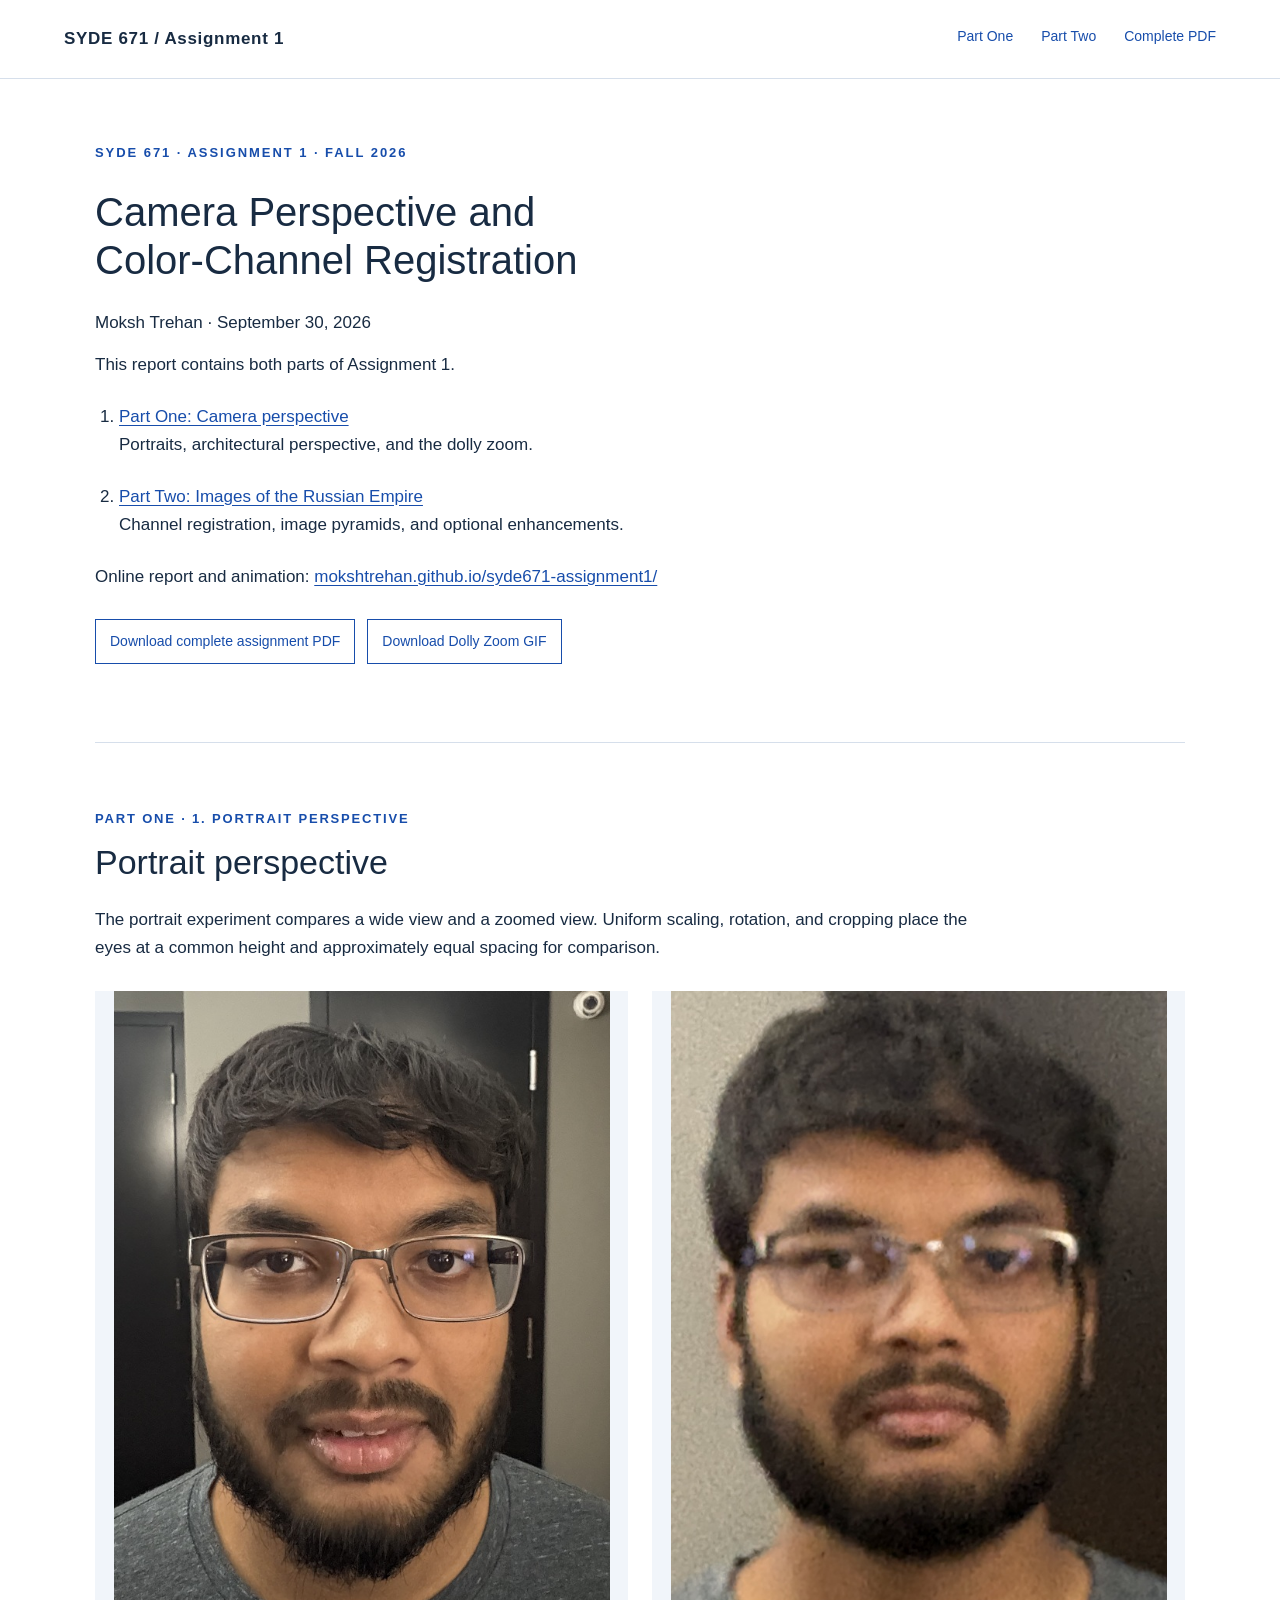
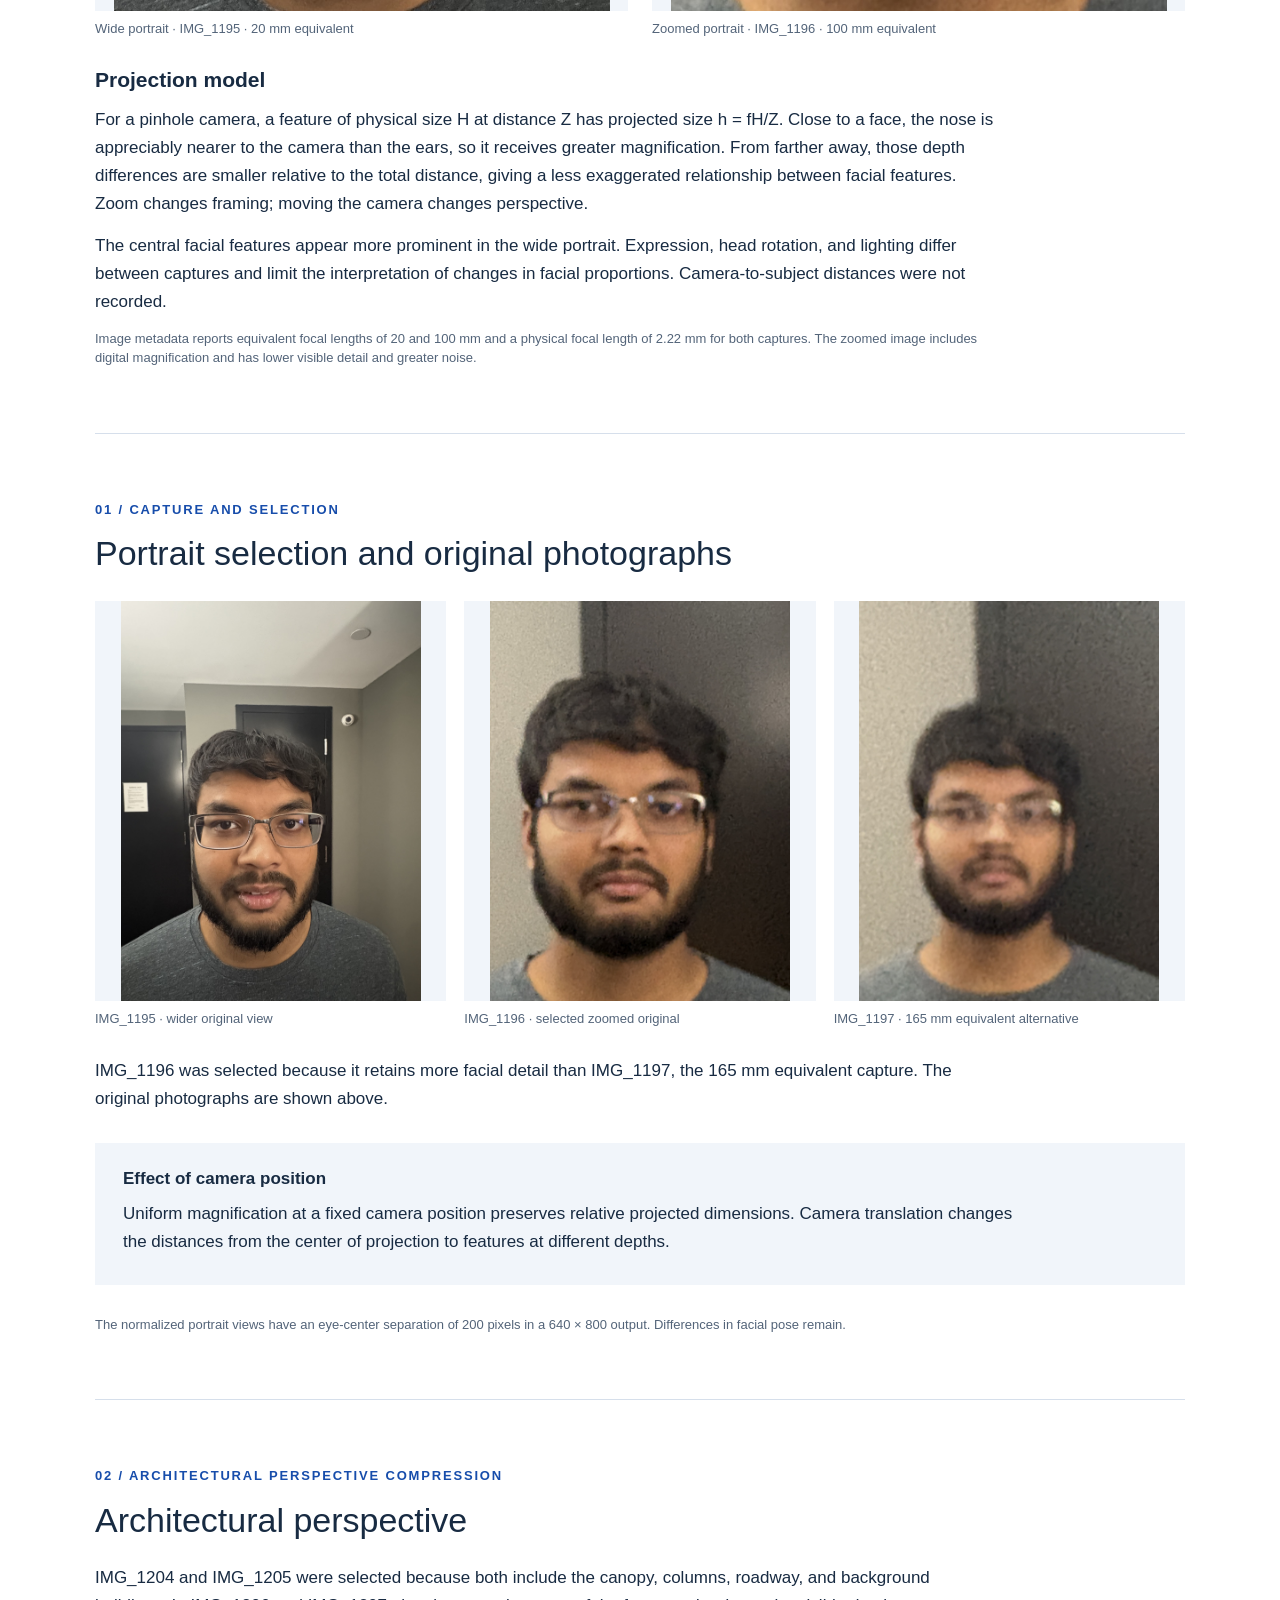
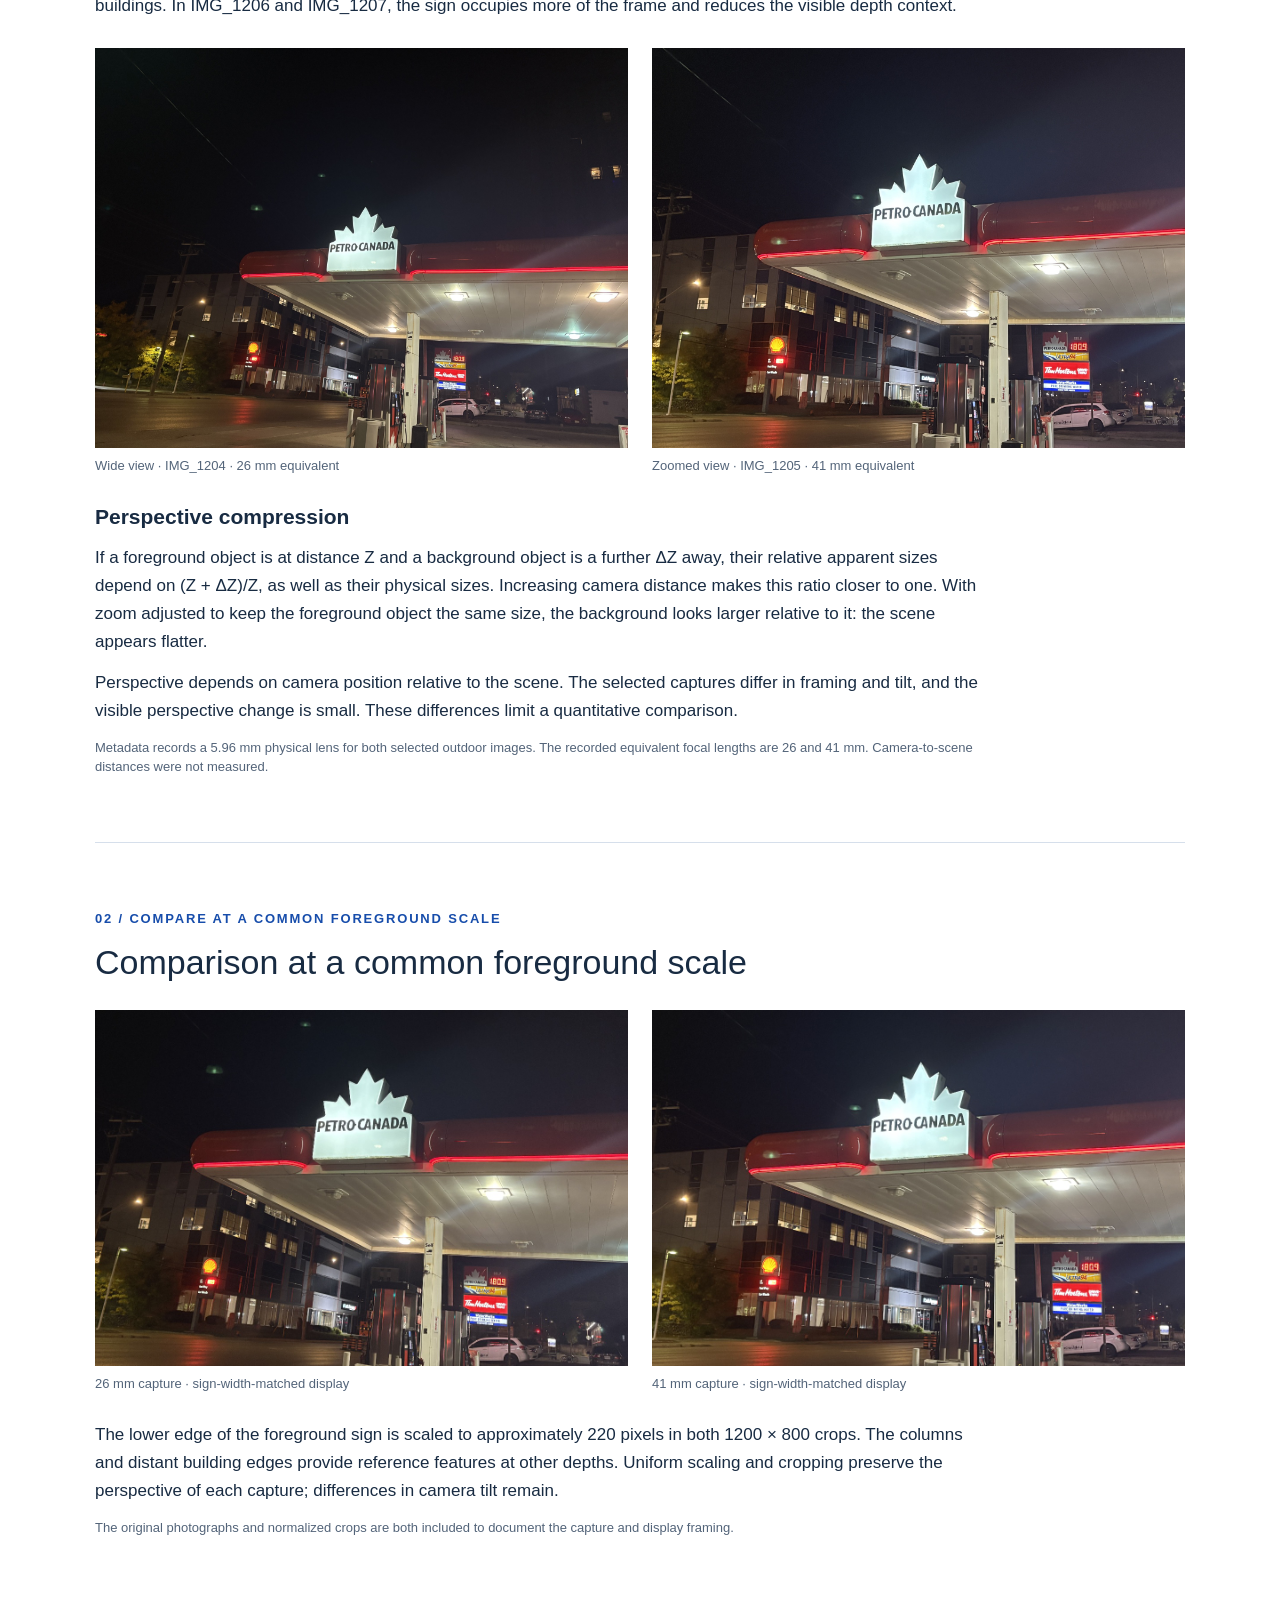
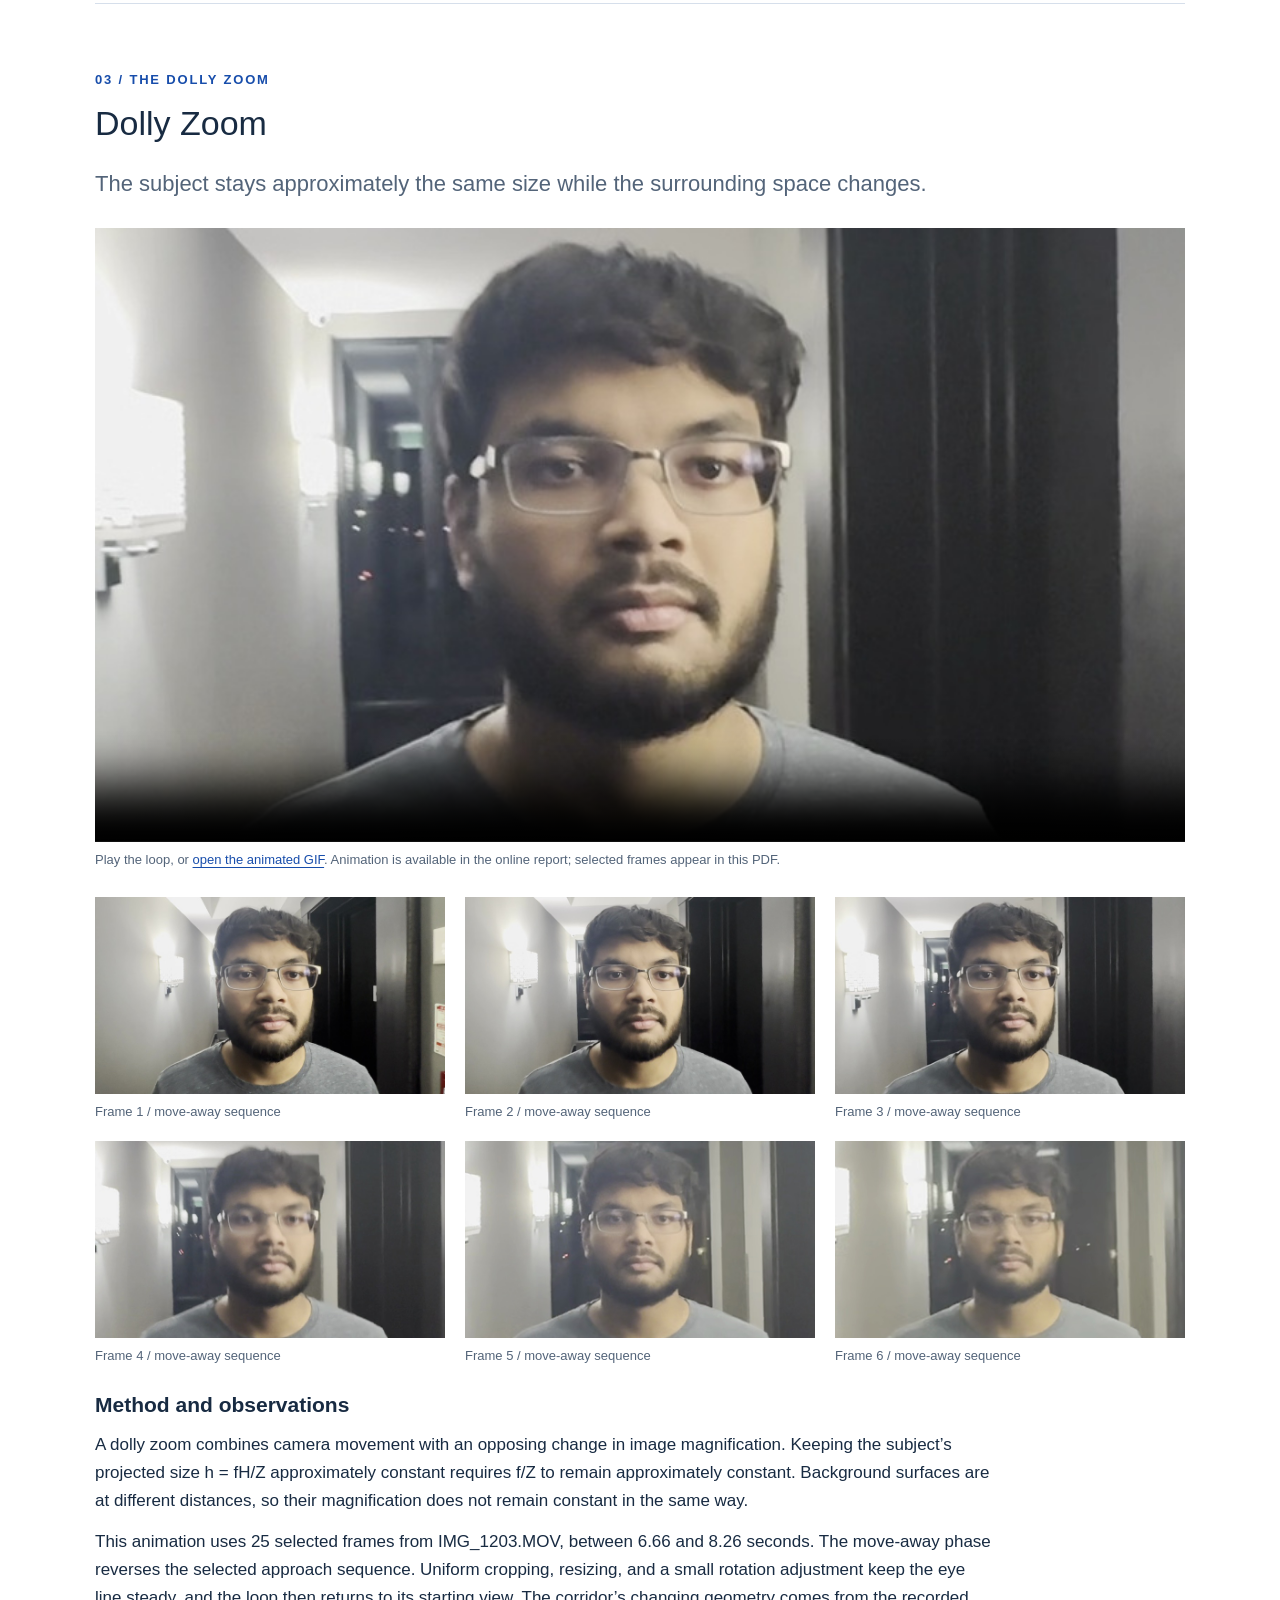
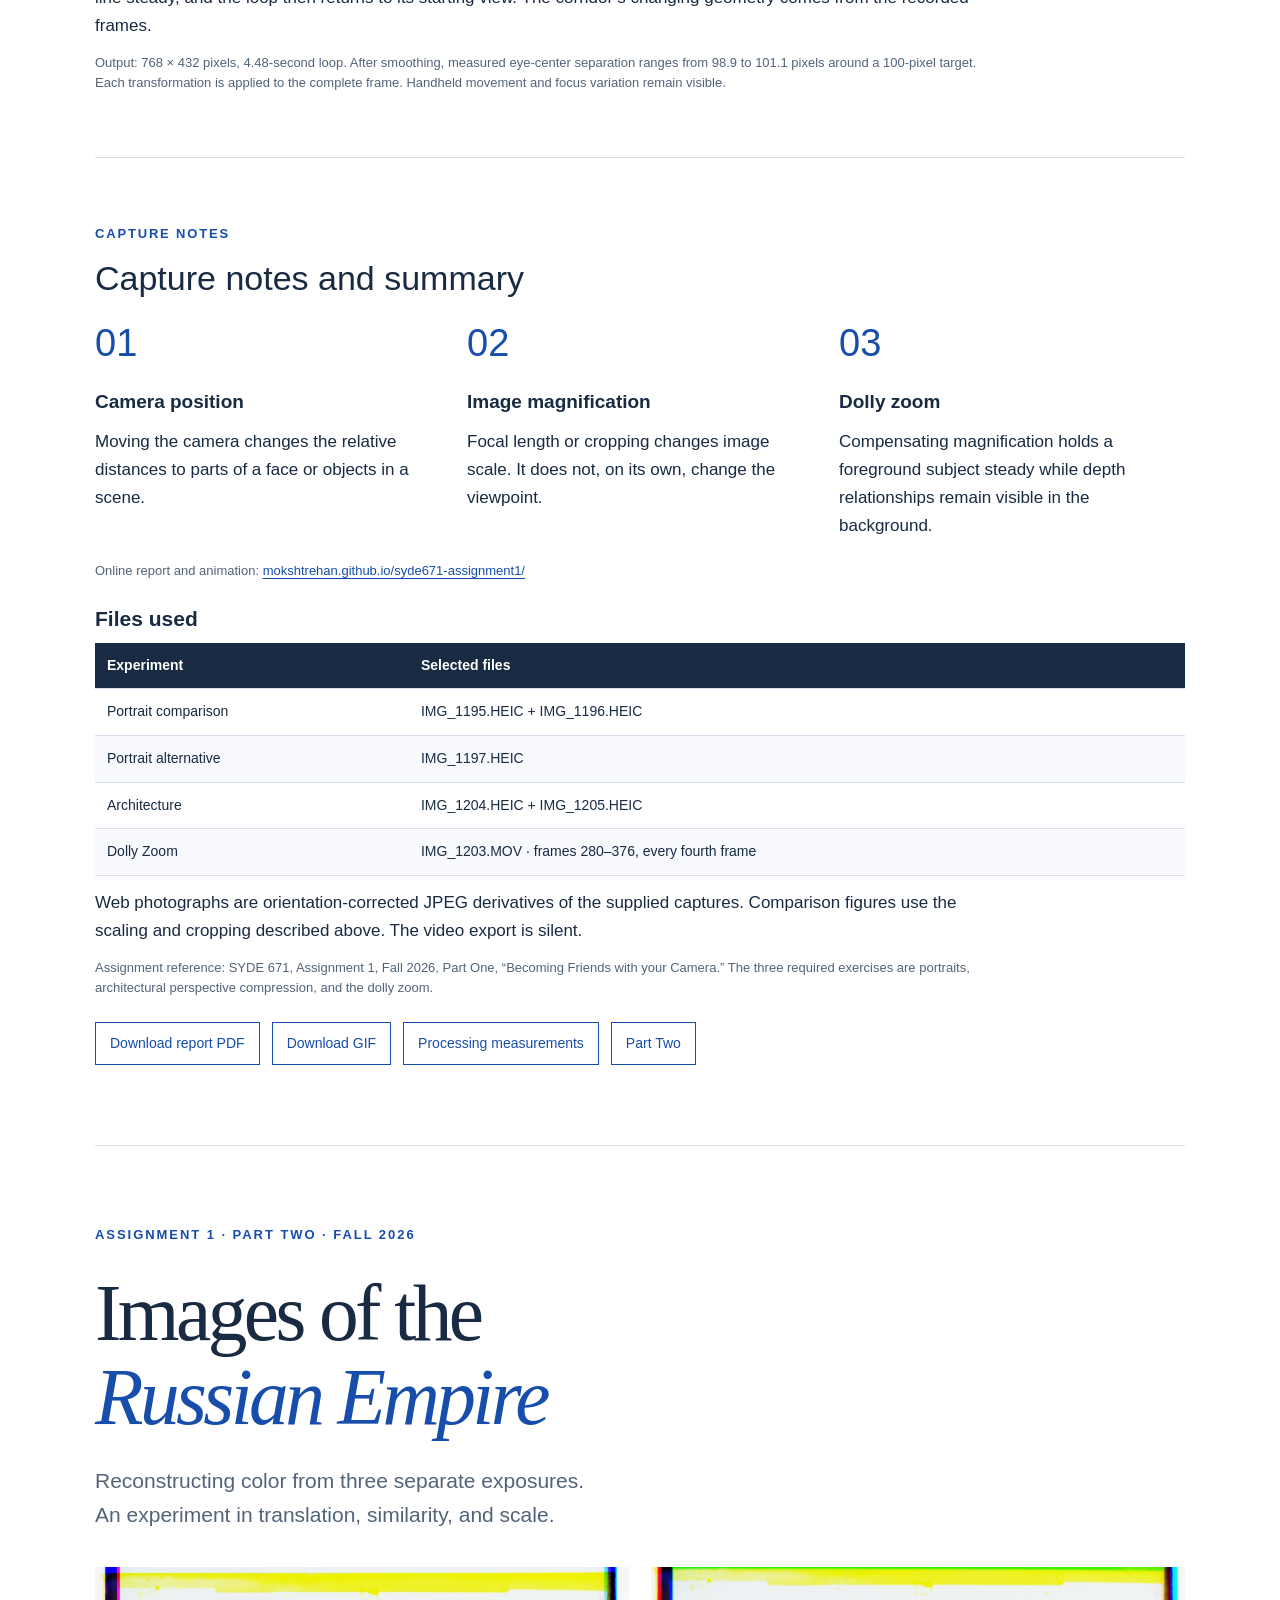
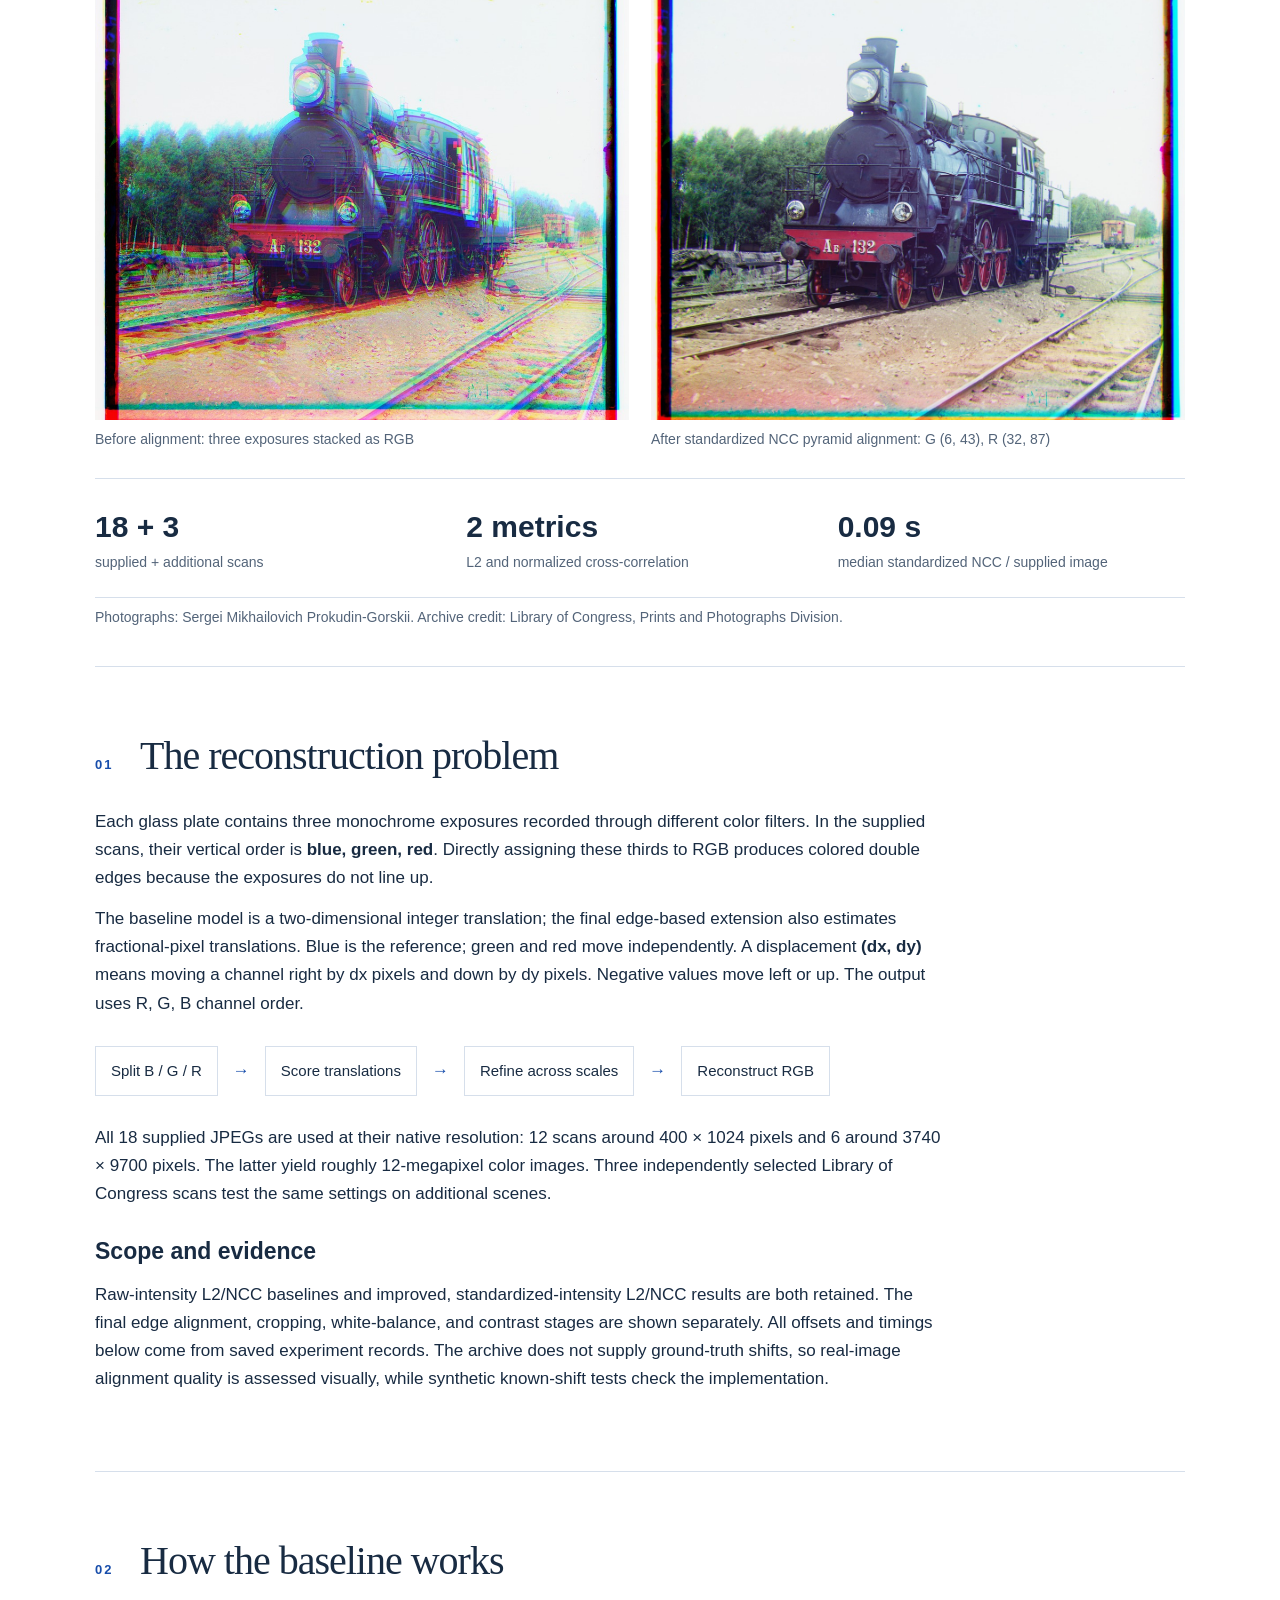
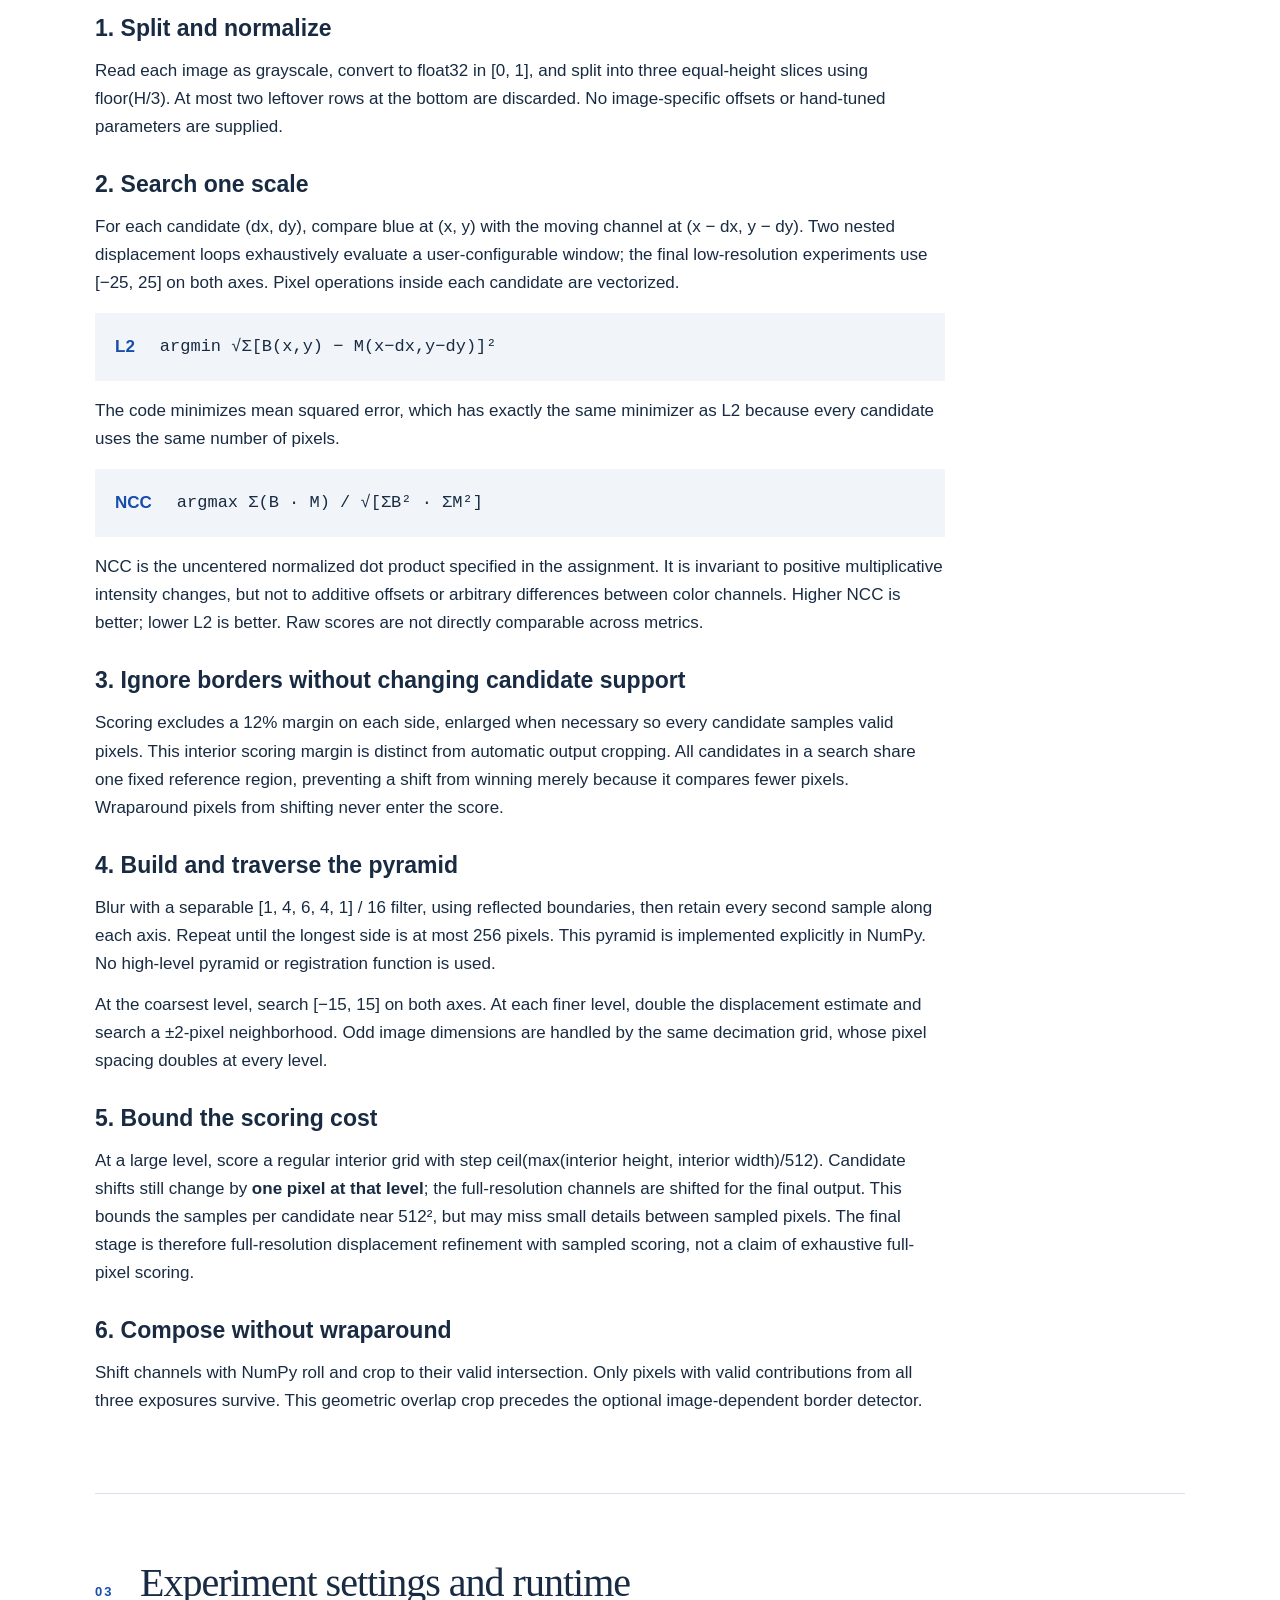
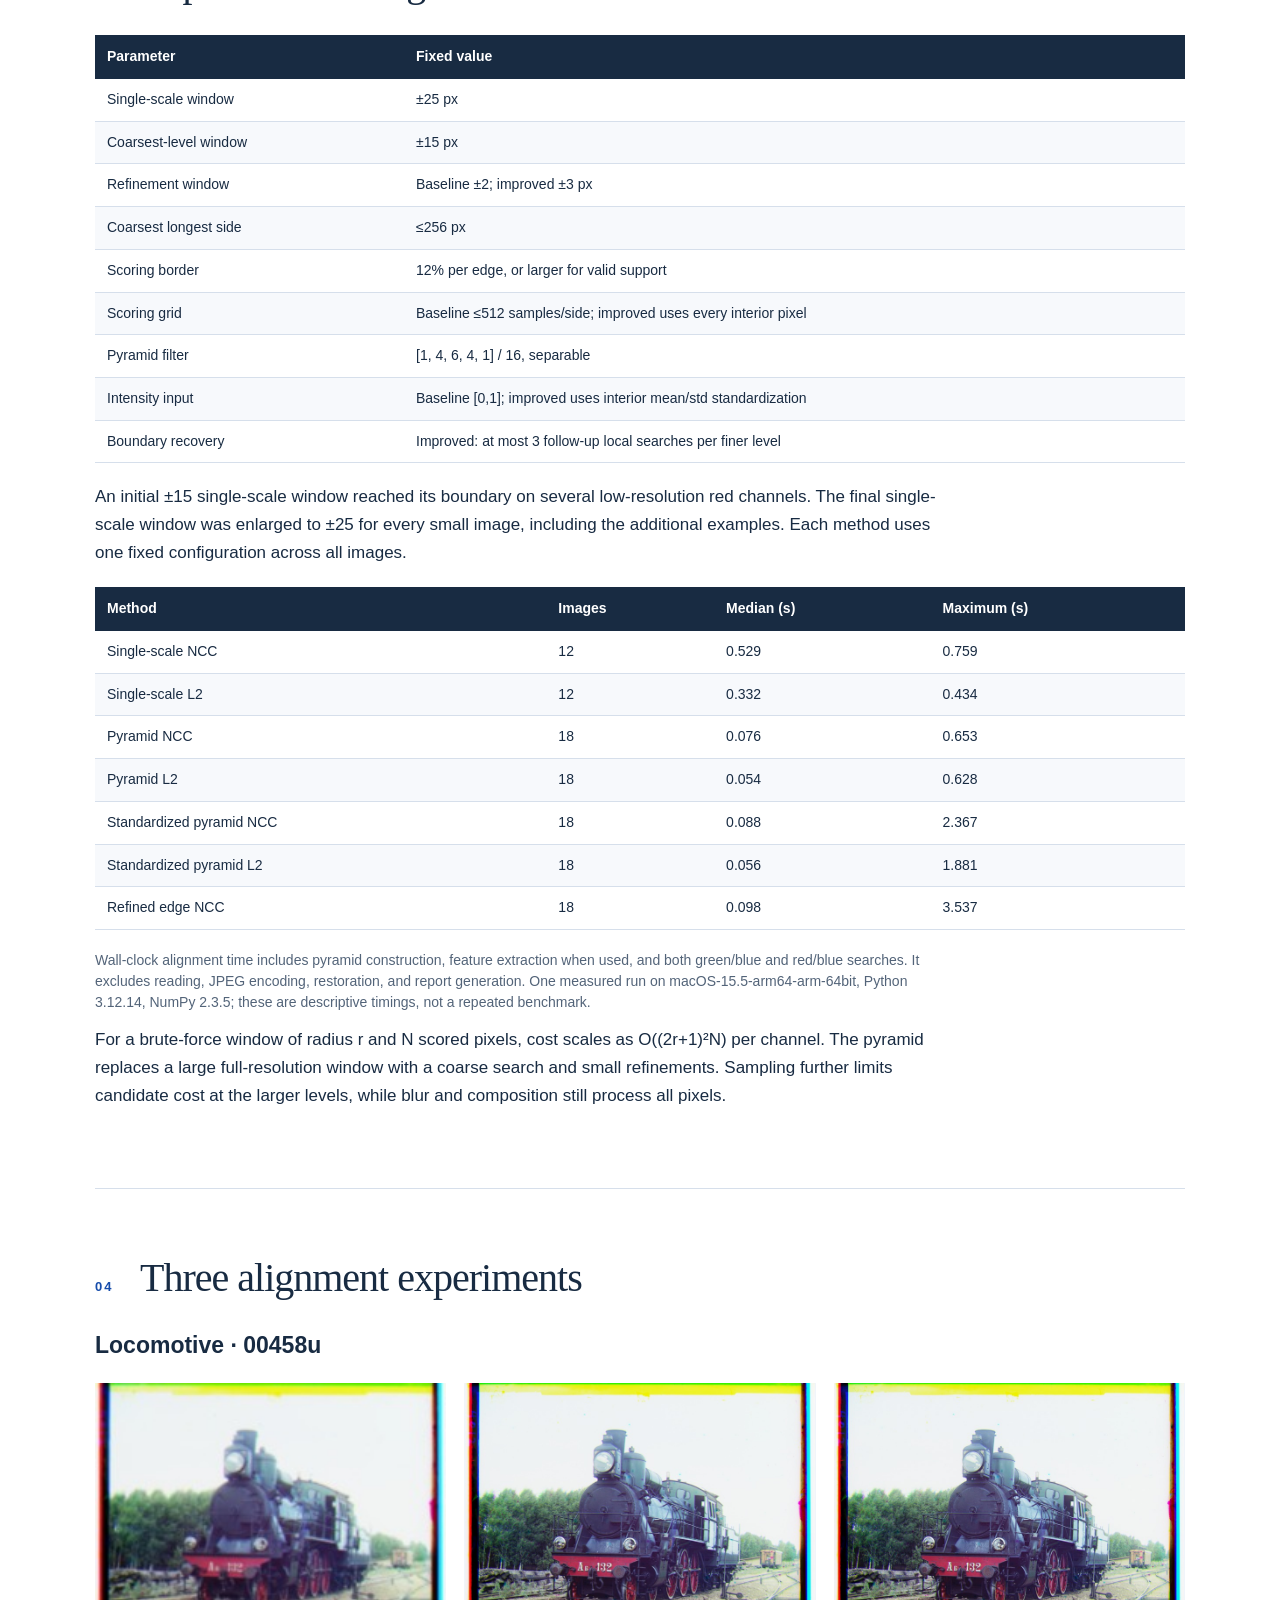
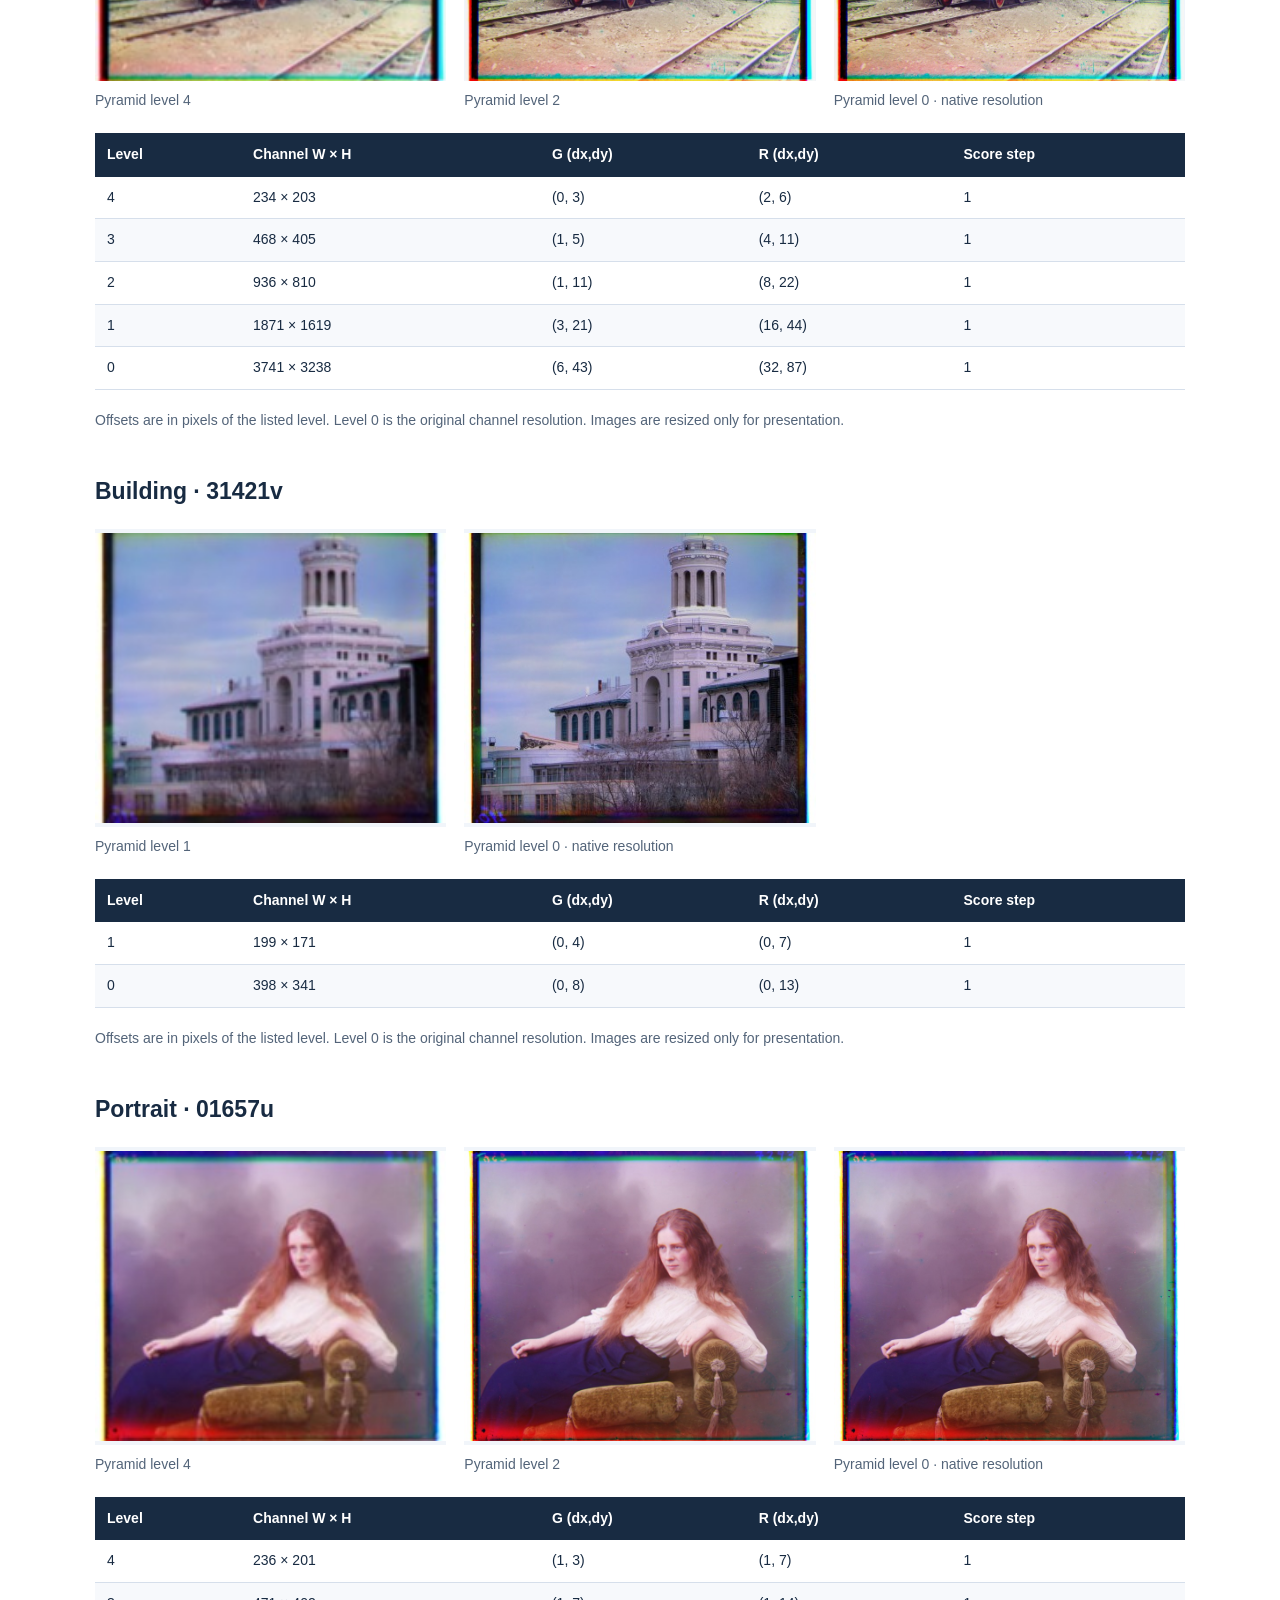
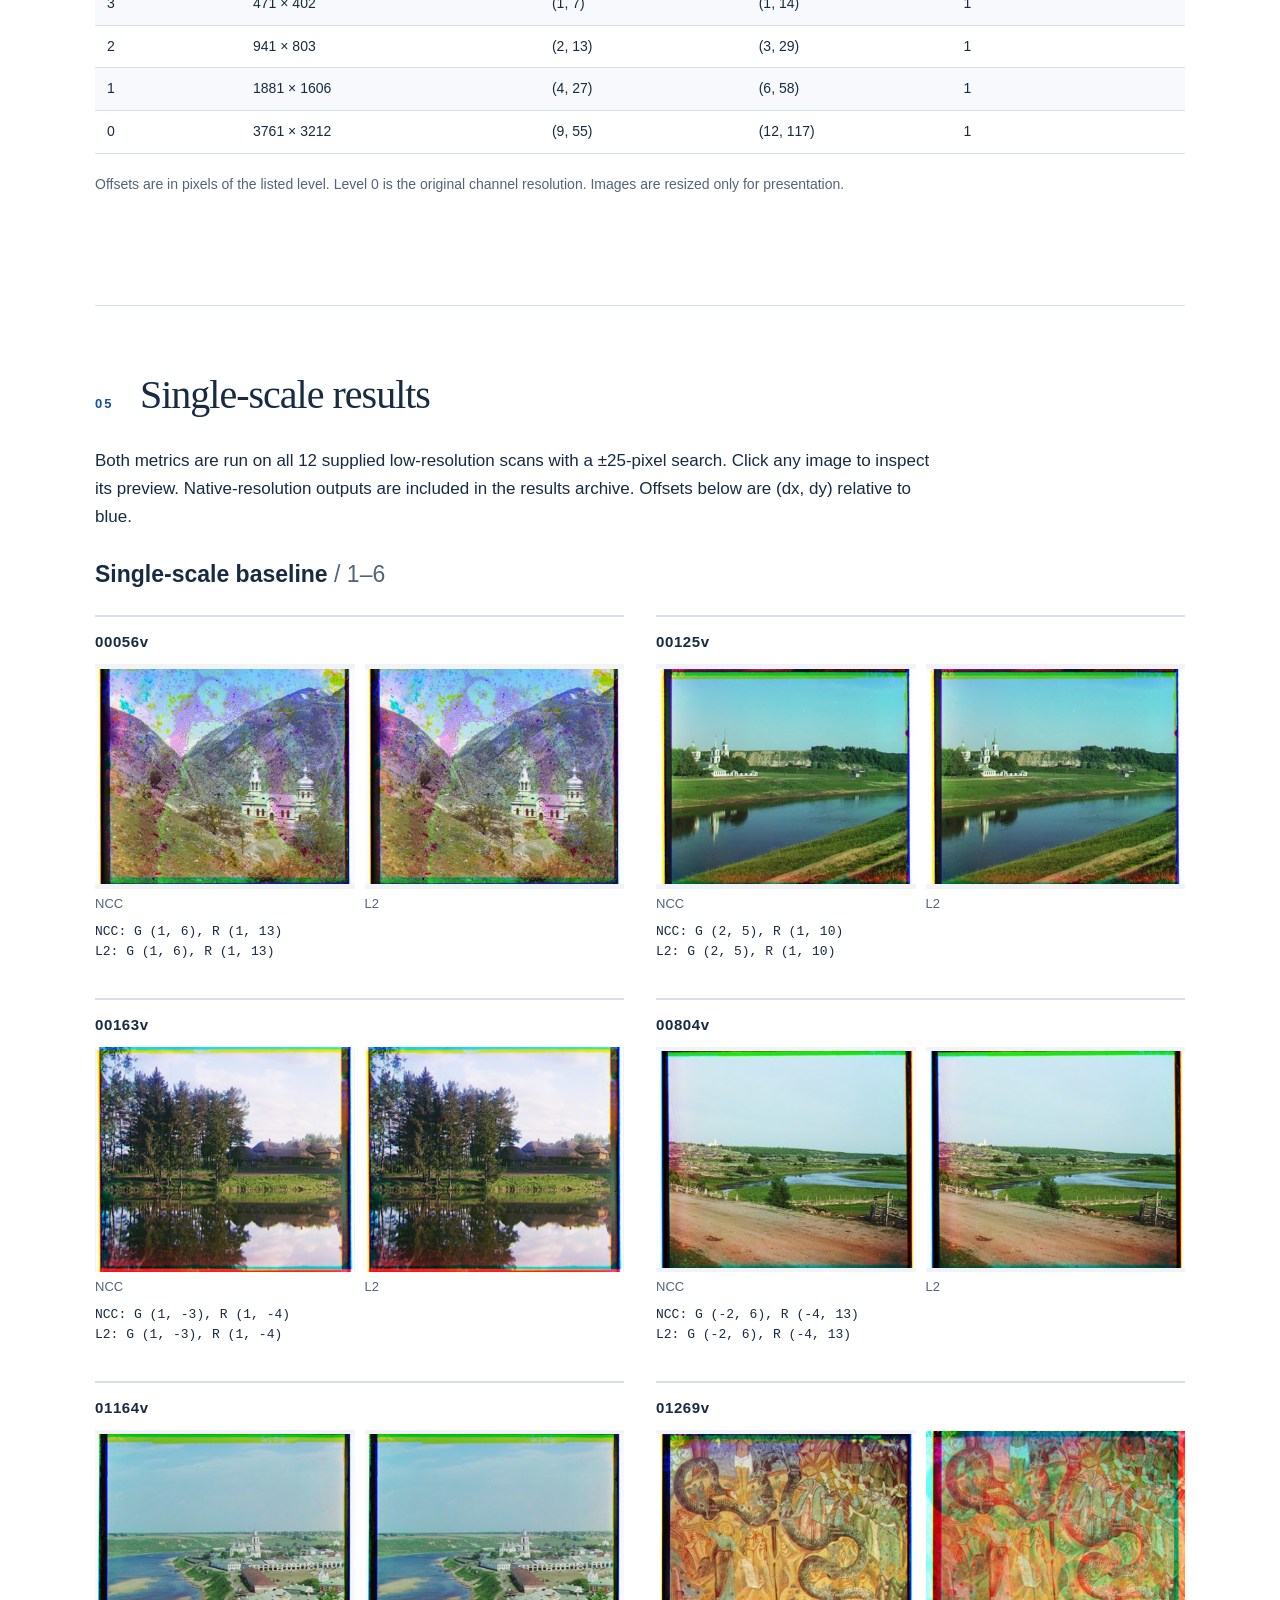
<file: index.html>
<!doctype html><html lang="en"><head><meta charset="utf-8"><meta name="viewport" content="width=device-width,initial-scale=1"><title>SYDE 671 · Assignment 1 · Moksh Trehan</title><link rel="stylesheet" href="style.css"></head><body><header class="masthead"><a class="wordmark" href="#top">SYDE 671 / Assignment 1</a><nav><a href="#part-one">Part One</a><a href="#part-two">Part Two</a><a href="downloads/syde671-assignment1-report.pdf">Complete PDF</a></nav></header><main id="top"><section class="assignment-cover"><p class="eyebrow">SYDE 671 · Assignment 1 · Fall 2026</p><h1>Camera Perspective and<br>Color-Channel Registration</h1><p>Moksh Trehan · September 30, 2026</p><p>This report contains both parts of Assignment 1.</p><ol><li><a href="#part-one">Part One: Camera perspective</a><br>Portraits, architectural perspective, and the dolly zoom.</li><li><a href="#part-two">Part Two: Images of the Russian Empire</a><br>Channel registration, image pyramids, and optional enhancements.</li></ol><p>Online report and animation: <a href="https://mokshtrehan.github.io/syde671-assignment1/">mokshtrehan.github.io/syde671-assignment1/</a></p><div class="downloads"><a href="downloads/syde671-assignment1-report.pdf">Download complete assignment PDF</a><a href="part1/media/dolly-zoom.gif" download>Download Dolly Zoom GIF</a></div></section><div id="part-one">

<section id="portraits"><p class="eyebrow">Part One · 1. Portrait perspective</p><h2>Portrait perspective</h2><p>The portrait experiment compares a wide view and a zoomed view. Uniform scaling, rotation, and cropping place the eyes at a common height and approximately equal spacing for comparison.</p><div class="portrait-pair"><figure class=""><a href="part1/images/portrait-1195-matched.jpg"><img src="part1/images/portrait-1195-matched.jpg" alt="Wide portrait · IMG_1195 · 20 mm equivalent" loading="lazy"></a><figcaption>Wide portrait · IMG_1195 · 20 mm equivalent</figcaption></figure><figure class=""><a href="part1/images/portrait-1196-matched.jpg"><img src="part1/images/portrait-1196-matched.jpg" alt="Zoomed portrait · IMG_1196 · 100 mm equivalent" loading="lazy"></a><figcaption>Zoomed portrait · IMG_1196 · 100 mm equivalent</figcaption></figure></div><h3>Projection model</h3><p>For a pinhole camera, a feature of physical size H at distance Z has projected size h = fH/Z. Close to a face, the nose is appreciably nearer to the camera than the ears, so it receives greater magnification. From farther away, those depth differences are smaller relative to the total distance, giving a less exaggerated relationship between facial features. Zoom changes framing; moving the camera changes perspective.</p><p>The central facial features appear more prominent in the wide portrait. Expression, head rotation, and lighting differ between captures and limit the interpretation of changes in facial proportions. Camera-to-subject distances were not recorded.</p><p class="caption">Image metadata reports equivalent focal lengths of 20 and 100 mm and a physical focal length of 2.22 mm for both captures. The zoomed image includes digital magnification and has lower visible detail and greater noise.</p></section>
<section id="portrait-sources"><p class="eyebrow">01 / Capture and selection</p><h2>Portrait selection and original photographs</h2><div class="source-portraits"><figure class=""><a href="part1/images/IMG_1195.jpg"><img src="part1/images/IMG_1195.jpg" alt="IMG_1195 · wider original view" loading="lazy"></a><figcaption>IMG_1195 · wider original view</figcaption></figure><figure class=""><a href="part1/images/IMG_1196.jpg"><img src="part1/images/IMG_1196.jpg" alt="IMG_1196 · selected zoomed original" loading="lazy"></a><figcaption>IMG_1196 · selected zoomed original</figcaption></figure><figure class=""><a href="part1/images/IMG_1197.jpg"><img src="part1/images/IMG_1197.jpg" alt="IMG_1197 · 165 mm equivalent alternative" loading="lazy"></a><figcaption>IMG_1197 · 165 mm equivalent alternative</figcaption></figure></div><p>IMG_1196 was selected because it retains more facial detail than IMG_1197, the 165 mm equivalent capture. The original photographs are shown above.</p><div class="callout"><strong>Effect of camera position</strong><p>Uniform magnification at a fixed camera position preserves relative projected dimensions. Camera translation changes the distances from the center of projection to features at different depths.</p></div><p class="caption">The normalized portrait views have an eye-center separation of 200 pixels in a 640 × 800 output. Differences in facial pose remain.</p></section>
<section id="architecture"><p class="eyebrow">02 / Architectural perspective compression</p><h2>Architectural perspective</h2><p>IMG_1204 and IMG_1205 were selected because both include the canopy, columns, roadway, and background buildings. In IMG_1206 and IMG_1207, the sign occupies more of the frame and reduces the visible depth context.</p><div class="street-pair"><figure class=""><a href="part1/images/IMG_1204.jpg"><img src="part1/images/IMG_1204.jpg" alt="Wide view · IMG_1204 · 26 mm equivalent" loading="lazy"></a><figcaption>Wide view · IMG_1204 · 26 mm equivalent</figcaption></figure><figure class=""><a href="part1/images/IMG_1205.jpg"><img src="part1/images/IMG_1205.jpg" alt="Zoomed view · IMG_1205 · 41 mm equivalent" loading="lazy"></a><figcaption>Zoomed view · IMG_1205 · 41 mm equivalent</figcaption></figure></div><h3>Perspective compression</h3><p>If a foreground object is at distance Z and a background object is a further ΔZ away, their relative apparent sizes depend on (Z + ΔZ)/Z, as well as their physical sizes. Increasing camera distance makes this ratio closer to one. With zoom adjusted to keep the foreground object the same size, the background looks larger relative to it: the scene appears flatter.</p><p>Perspective depends on camera position relative to the scene. The selected captures differ in framing and tilt, and the visible perspective change is small. These differences limit a quantitative comparison.</p><p class="caption">Metadata records a 5.96 mm physical lens for both selected outdoor images. The recorded equivalent focal lengths are 26 and 41 mm. Camera-to-scene distances were not measured.</p></section>
<section id="architecture-match"><p class="eyebrow">02 / Compare at a common foreground scale</p><h2>Comparison at a common foreground scale</h2><div class="street-stack"><figure class=""><a href="part1/images/street-1204-matched.jpg"><img src="part1/images/street-1204-matched.jpg" alt="26 mm capture · sign-width-matched display" loading="lazy"></a><figcaption>26 mm capture · sign-width-matched display</figcaption></figure><figure class=""><a href="part1/images/street-1205-matched.jpg"><img src="part1/images/street-1205-matched.jpg" alt="41 mm capture · sign-width-matched display" loading="lazy"></a><figcaption>41 mm capture · sign-width-matched display</figcaption></figure></div><p>The lower edge of the foreground sign is scaled to approximately 220 pixels in both 1200 × 800 crops. The columns and distant building edges provide reference features at other depths. Uniform scaling and cropping preserve the perspective of each capture; differences in camera tilt remain.</p><p class="caption">The original photographs and normalized crops are both included to document the capture and display framing.</p></section>
<section id="dolly"><p class="eyebrow">03 / The Dolly Zoom</p><h2>Dolly Zoom</h2><p class="lede">The subject stays approximately the same size while the surrounding space changes.</p><div class="motion"><video controls autoplay muted loop playsinline poster="part1/images/dolly-poster.jpg"><source src="part1/media/dolly-zoom.mp4" type="video/mp4"><img src="part1/media/dolly-zoom.gif" alt="Dolly Zoom animation"></video><p class="caption">Play the loop, or <a href="part1/media/dolly-zoom.gif">open the animated GIF</a>. Animation is available in the online report; selected frames appear in this PDF.</p></div><div class="keyframes"><figure class=""><a href="part1/images/dolly-key-1.jpg"><img src="part1/images/dolly-key-1.jpg" alt="Frame 1 / move-away sequence" loading="lazy"></a><figcaption>Frame 1 / move-away sequence</figcaption></figure><figure class=""><a href="part1/images/dolly-key-2.jpg"><img src="part1/images/dolly-key-2.jpg" alt="Frame 2 / move-away sequence" loading="lazy"></a><figcaption>Frame 2 / move-away sequence</figcaption></figure><figure class=""><a href="part1/images/dolly-key-3.jpg"><img src="part1/images/dolly-key-3.jpg" alt="Frame 3 / move-away sequence" loading="lazy"></a><figcaption>Frame 3 / move-away sequence</figcaption></figure><figure class=""><a href="part1/images/dolly-key-4.jpg"><img src="part1/images/dolly-key-4.jpg" alt="Frame 4 / move-away sequence" loading="lazy"></a><figcaption>Frame 4 / move-away sequence</figcaption></figure><figure class=""><a href="part1/images/dolly-key-5.jpg"><img src="part1/images/dolly-key-5.jpg" alt="Frame 5 / move-away sequence" loading="lazy"></a><figcaption>Frame 5 / move-away sequence</figcaption></figure><figure class=""><a href="part1/images/dolly-key-6.jpg"><img src="part1/images/dolly-key-6.jpg" alt="Frame 6 / move-away sequence" loading="lazy"></a><figcaption>Frame 6 / move-away sequence</figcaption></figure></div><h3>Method and observations</h3><p>A dolly zoom combines camera movement with an opposing change in image magnification. Keeping the subject’s projected size h = fH/Z approximately constant requires f/Z to remain approximately constant. Background surfaces are at different distances, so their magnification does not remain constant in the same way.</p><p>This animation uses 25 selected frames from IMG_1203.MOV, between 6.66 and 8.26 seconds. The move-away phase reverses the selected approach sequence. Uniform cropping, resizing, and a small rotation adjustment keep the eye line steady, and the loop then returns to its starting view. The corridor’s changing geometry comes from the recorded frames.</p><p class="caption">Output: 768 × 432 pixels, 4.48-second loop. After smoothing, measured eye-center separation ranges from 98.9 to 101.1 pixels around a 100-pixel target. Each transformation is applied to the complete frame. Handheld movement and focus variation remain visible.</p></section>
<section id="notes"><p class="eyebrow">Capture notes</p><h2>Capture notes and summary</h2><div class="conclusions"><article><strong>01</strong><h3>Camera position</h3><p>Moving the camera changes the relative distances to parts of a face or objects in a scene.</p></article><article><strong>02</strong><h3>Image magnification</h3><p>Focal length or cropping changes image scale. It does not, on its own, change the viewpoint.</p></article><article><strong>03</strong><h3>Dolly zoom</h3><p>Compensating magnification holds a foreground subject steady while depth relationships remain visible in the background.</p></article></div><p class="caption">Online report and animation: <a href="https://mokshtrehan.github.io/syde671-assignment1/">mokshtrehan.github.io/syde671-assignment1/</a></p><h3>Files used</h3><table><thead><tr><th>Experiment</th><th>Selected files</th></tr></thead><tbody><tr><td>Portrait comparison</td><td>IMG_1195.HEIC + IMG_1196.HEIC</td></tr><tr><td>Portrait alternative</td><td>IMG_1197.HEIC</td></tr><tr><td>Architecture</td><td>IMG_1204.HEIC + IMG_1205.HEIC</td></tr><tr><td>Dolly Zoom</td><td>IMG_1203.MOV · frames 280–376, every fourth frame</td></tr></tbody></table><p>Web photographs are orientation-corrected JPEG derivatives of the supplied captures. Comparison figures use the scaling and cropping described above. The video export is silent.</p><p class="caption">Assignment reference: SYDE 671, Assignment 1, Fall 2026, Part One, “Becoming Friends with your Camera.” The three required exercises are portraits, architectural perspective compression, and the dolly zoom.</p><div class="downloads"><a href="downloads/syde671-assignment1-report.pdf">Download report PDF</a><a href="part1/media/dolly-zoom.gif" download>Download GIF</a><a href="part1/downloads/media-measurements.json">Processing measurements</a><a href="#part-two">Part Two</a></div></section></div><div id="part-two"><section class="cover"><p class="eyebrow">Assignment 1 · Part Two · Fall 2026</p><h1>Images of the<br><em>Russian Empire</em></h1><p class="lede">Reconstructing color from three separate exposures.<br>An experiment in translation, similarity, and scale.</p><div class="hero-pair"><figure class=""><a href="images/00458u-unaligned.jpg"><img src="images/00458u-unaligned.jpg" width="1000" height="866" alt="Before alignment: three exposures stacked as RGB" loading="lazy"></a><figcaption>Before alignment: three exposures stacked as RGB</figcaption></figure><figure class=""><a href="images/00458u-normalized_ncc.jpg"><img src="images/00458u-normalized_ncc.jpg" width="1200" height="1019" alt="After standardized NCC pyramid alignment: G (6, 43), R (32, 87)" loading="lazy"></a><figcaption>After standardized NCC pyramid alignment: G (6, 43), R (32, 87)</figcaption></figure></div><div class="stats"><div><strong>18 + 3</strong><span>supplied + additional scans</span></div><div><strong>2 metrics</strong><span>L2 and normalized cross-correlation</span></div><div><strong>0.09 s</strong><span>median standardized NCC / supplied image</span></div></div><p class="caption">Photographs: Sergei Mikhailovich Prokudin-Gorskii. Archive credit: Library of Congress, Prints and Photographs Division.</p></section><section class="report-section " id="overview"><div class="section-title"><span>01</span><h2>The reconstruction problem</h2></div><p>Each glass plate contains three monochrome exposures recorded through different color filters. In the supplied scans, their vertical order is <strong>blue, green, red</strong>. Directly assigning these thirds to RGB produces colored double edges because the exposures do not line up.</p><p>The baseline model is a two-dimensional integer translation; the final edge-based extension also estimates fractional-pixel translations. Blue is the reference; green and red move independently. A displacement <strong>(dx, dy)</strong> means moving a channel right by dx pixels and down by dy pixels. Negative values move left or up. The output uses R, G, B channel order.</p><div class="pipeline"><span>Split B / G / R</span><b>→</b><span>Score translations</span><b>→</b><span>Refine across scales</span><b>→</b><span>Reconstruct RGB</span></div><p>All 18 supplied JPEGs are used at their native resolution: 12 scans around 400 × 1024 pixels and 6 around 3740 × 9700 pixels. The latter yield roughly 12-megapixel color images. Three independently selected Library of Congress scans test the same settings on additional scenes.</p><h3>Scope and evidence</h3><p>Raw-intensity L2/NCC baselines and improved, standardized-intensity L2/NCC results are both retained. The final edge alignment, cropping, white-balance, and contrast stages are shown separately. All offsets and timings below come from saved experiment records. The archive does not supply ground-truth shifts, so real-image alignment quality is assessed visually, while synthetic known-shift tests check the implementation.</p></section><section class="report-section " id="method"><div class="section-title"><span>02</span><h2>How the baseline works</h2></div><h3>1. Split and normalize</h3><p>Read each image as grayscale, convert to float32 in [0, 1], and split into three equal-height slices using floor(H/3). At most two leftover rows at the bottom are discarded. No image-specific offsets or hand-tuned parameters are supplied.</p><h3>2. Search one scale</h3><p>For each candidate (dx, dy), compare blue at (x, y) with the moving channel at (x − dx, y − dy). Two nested displacement loops exhaustively evaluate a user-configurable window; the final low-resolution experiments use [−25, 25] on both axes. Pixel operations inside each candidate are vectorized.</p><div class="formula"><span>L2</span><code>argmin √Σ[B(x,y) − M(x−dx,y−dy)]²</code></div><p>The code minimizes mean squared error, which has exactly the same minimizer as L2 because every candidate uses the same number of pixels.</p><div class="formula"><span>NCC</span><code>argmax Σ(B · M) / √[ΣB² · ΣM²]</code></div><p>NCC is the uncentered normalized dot product specified in the assignment. It is invariant to positive multiplicative intensity changes, but not to additive offsets or arbitrary differences between color channels. Higher NCC is better; lower L2 is better. Raw scores are not directly comparable across metrics.</p><h3>3. Ignore borders without changing candidate support</h3><p>Scoring excludes a 12% margin on each side, enlarged when necessary so every candidate samples valid pixels. This interior scoring margin is distinct from automatic output cropping. All candidates in a search share one fixed reference region, preventing a shift from winning merely because it compares fewer pixels. Wraparound pixels from shifting never enter the score.</p><h3>4. Build and traverse the pyramid</h3><p>Blur with a separable [1, 4, 6, 4, 1] / 16 filter, using reflected boundaries, then retain every second sample along each axis. Repeat until the longest side is at most 256 pixels. This pyramid is implemented explicitly in NumPy. No high-level pyramid or registration function is used.</p><p>At the coarsest level, search [−15, 15] on both axes. At each finer level, double the displacement estimate and search a ±2-pixel neighborhood. Odd image dimensions are handled by the same decimation grid, whose pixel spacing doubles at every level.</p><h3>5. Bound the scoring cost</h3><p>At a large level, score a regular interior grid with step ceil(max(interior height, interior width)/512). Candidate shifts still change by <strong>one pixel at that level</strong>; the full-resolution channels are shifted for the final output. This bounds the samples per candidate near 512², but may miss small details between sampled pixels. The final stage is therefore full-resolution displacement refinement with sampled scoring, not a claim of exhaustive full-pixel scoring.</p><h3>6. Compose without wraparound</h3><p>Shift channels with NumPy roll and crop to their valid intersection. Only pixels with valid contributions from all three exposures survive. This geometric overlap crop precedes the optional image-dependent border detector.</p></section><section class="report-section " id="experiments"><div class="section-title"><span>03</span><h2>Experiment settings and runtime</h2></div><div class="table-scroll"><table class=""><thead><tr><th scope="col">Parameter</th><th scope="col">Fixed value</th></tr></thead><tbody><tr><td>Single-scale window</td><td>±25 px</td></tr><tr><td>Coarsest-level window</td><td>±15 px</td></tr><tr><td>Refinement window</td><td>Baseline ±2; improved ±3 px</td></tr><tr><td>Coarsest longest side</td><td>≤256 px</td></tr><tr><td>Scoring border</td><td>12% per edge, or larger for valid support</td></tr><tr><td>Scoring grid</td><td>Baseline ≤512 samples/side; improved uses every interior pixel</td></tr><tr><td>Pyramid filter</td><td>[1, 4, 6, 4, 1] / 16, separable</td></tr><tr><td>Intensity input</td><td>Baseline [0,1]; improved uses interior mean/std standardization</td></tr><tr><td>Boundary recovery</td><td>Improved: at most 3 follow-up local searches per finer level</td></tr></tbody></table></div><p>An initial ±15 single-scale window reached its boundary on several low-resolution red channels. The final single-scale window was enlarged to ±25 for every small image, including the additional examples. Each method uses one fixed configuration across all images.</p><div class="table-scroll"><table class=""><thead><tr><th scope="col">Method</th><th scope="col">Images</th><th scope="col">Median (s)</th><th scope="col">Maximum (s)</th></tr></thead><tbody><tr><td>Single-scale NCC</td><td>12</td><td>0.529</td><td>0.759</td></tr><tr><td>Single-scale L2</td><td>12</td><td>0.332</td><td>0.434</td></tr><tr><td>Pyramid NCC</td><td>18</td><td>0.076</td><td>0.653</td></tr><tr><td>Pyramid L2</td><td>18</td><td>0.054</td><td>0.628</td></tr><tr><td>Standardized pyramid NCC</td><td>18</td><td>0.088</td><td>2.367</td></tr><tr><td>Standardized pyramid L2</td><td>18</td><td>0.056</td><td>1.881</td></tr><tr><td>Refined edge NCC</td><td>18</td><td>0.098</td><td>3.537</td></tr></tbody></table></div><p class="caption">Wall-clock alignment time includes pyramid construction, feature extraction when used, and both green/blue and red/blue searches. It excludes reading, JPEG encoding, restoration, and report generation. One measured run on macOS-15.5-arm64-arm-64bit, Python 3.12.14, NumPy 2.3.5; these are descriptive timings, not a repeated benchmark.</p><p>For a brute-force window of radius r and N scored pixels, cost scales as O((2r+1)²N) per channel. The pyramid replaces a large full-resolution window with a coarse search and small refinements. Sampling further limits candidate cost at the larger levels, while blur and composition still process all pixels.</p></section><section class="report-section " id="cases"><div class="section-title"><span>04</span><h2>Three alignment experiments</h2></div><article class="case-study"><h3>Locomotive · 00458u</h3><div class="intermediates"><figure class=""><a href="images/00458u-level-4.jpg"><img src="images/00458u-level-4.jpg" width="232" height="197" alt="Pyramid level 4" loading="lazy"></a><figcaption>Pyramid level 4</figcaption></figure><figure class=""><a href="images/00458u-level-2.jpg"><img src="images/00458u-level-2.jpg" width="800" height="679" alt="Pyramid level 2" loading="lazy"></a><figcaption>Pyramid level 2</figcaption></figure><figure class=""><a href="images/00458u-level-0.jpg"><img src="images/00458u-level-0.jpg" width="800" height="680" alt="Pyramid level 0 · native resolution" loading="lazy"></a><figcaption>Pyramid level 0 · native resolution</figcaption></figure></div><div class="table-scroll"><table class=""><thead><tr><th scope="col">Level</th><th scope="col">Channel W × H</th><th scope="col">G (dx,dy)</th><th scope="col">R (dx,dy)</th><th scope="col">Score step</th></tr></thead><tbody><tr><td>4</td><td>234 × 203</td><td>(0, 3)</td><td>(2, 6)</td><td>1</td></tr><tr><td>3</td><td>468 × 405</td><td>(1, 5)</td><td>(4, 11)</td><td>1</td></tr><tr><td>2</td><td>936 × 810</td><td>(1, 11)</td><td>(8, 22)</td><td>1</td></tr><tr><td>1</td><td>1871 × 1619</td><td>(3, 21)</td><td>(16, 44)</td><td>1</td></tr><tr><td>0</td><td>3741 × 3238</td><td>(6, 43)</td><td>(32, 87)</td><td>1</td></tr></tbody></table></div><p class="caption">Offsets are in pixels of the listed level. Level 0 is the original channel resolution. Images are resized only for presentation.</p></article><article class="case-study"><h3>Building · 31421v</h3><div class="intermediates"><figure class=""><a href="images/31421v-level-1.jpg"><img src="images/31421v-level-1.jpg" width="199" height="164" alt="Pyramid level 1" loading="lazy"></a><figcaption>Pyramid level 1</figcaption></figure><figure class=""><a href="images/31421v-level-0.jpg"><img src="images/31421v-level-0.jpg" width="398" height="328" alt="Pyramid level 0 · native resolution" loading="lazy"></a><figcaption>Pyramid level 0 · native resolution</figcaption></figure></div><div class="table-scroll"><table class=""><thead><tr><th scope="col">Level</th><th scope="col">Channel W × H</th><th scope="col">G (dx,dy)</th><th scope="col">R (dx,dy)</th><th scope="col">Score step</th></tr></thead><tbody><tr><td>1</td><td>199 × 171</td><td>(0, 4)</td><td>(0, 7)</td><td>1</td></tr><tr><td>0</td><td>398 × 341</td><td>(0, 8)</td><td>(0, 13)</td><td>1</td></tr></tbody></table></div><p class="caption">Offsets are in pixels of the listed level. Level 0 is the original channel resolution. Images are resized only for presentation.</p></article><article class="case-study"><h3>Portrait · 01657u</h3><div class="intermediates"><figure class=""><a href="images/01657u-level-4.jpg"><img src="images/01657u-level-4.jpg" width="235" height="194" alt="Pyramid level 4" loading="lazy"></a><figcaption>Pyramid level 4</figcaption></figure><figure class=""><a href="images/01657u-level-2.jpg"><img src="images/01657u-level-2.jpg" width="800" height="660" alt="Pyramid level 2" loading="lazy"></a><figcaption>Pyramid level 2</figcaption></figure><figure class=""><a href="images/01657u-level-0.jpg"><img src="images/01657u-level-0.jpg" width="800" height="660" alt="Pyramid level 0 · native resolution" loading="lazy"></a><figcaption>Pyramid level 0 · native resolution</figcaption></figure></div><div class="table-scroll"><table class=""><thead><tr><th scope="col">Level</th><th scope="col">Channel W × H</th><th scope="col">G (dx,dy)</th><th scope="col">R (dx,dy)</th><th scope="col">Score step</th></tr></thead><tbody><tr><td>4</td><td>236 × 201</td><td>(1, 3)</td><td>(1, 7)</td><td>1</td></tr><tr><td>3</td><td>471 × 402</td><td>(1, 7)</td><td>(1, 14)</td><td>1</td></tr><tr><td>2</td><td>941 × 803</td><td>(2, 13)</td><td>(3, 29)</td><td>1</td></tr><tr><td>1</td><td>1881 × 1606</td><td>(4, 27)</td><td>(6, 58)</td><td>1</td></tr><tr><td>0</td><td>3761 × 3212</td><td>(9, 55)</td><td>(12, 117)</td><td>1</td></tr></tbody></table></div><p class="caption">Offsets are in pixels of the listed level. Level 0 is the original channel resolution. Images are resized only for presentation.</p></article></section><section class="report-section " id="single"><div class="section-title"><span>05</span><h2>Single-scale results</h2></div><p>Both metrics are run on all 12 supplied low-resolution scans with a ±25-pixel search. Click any image to inspect its preview. Native-resolution outputs are included in the results archive. Offsets below are (dx, dy) relative to blue.</p><div class="gallery-page"><h3>Single-scale baseline <span class="muted">/ 1–6</span></h3><div class="result-grid"><article class="result-card"><h4>00056v</h4><div class="pair"><figure class=""><a href="images/00056v-single_ncc.jpg"><img src="images/00056v-single_ncc.jpg" width="397" height="328" alt="NCC" loading="lazy"></a><figcaption>NCC</figcaption></figure><figure class=""><a href="images/00056v-single_l2.jpg"><img src="images/00056v-single_l2.jpg" width="397" height="328" alt="L2" loading="lazy"></a><figcaption>L2</figcaption></figure></div><p class="offsets">NCC: G (1, 6), R (1, 13)<br>L2: G (1, 6), R (1, 13)</p></article><article class="result-card"><h4>00125v</h4><div class="pair"><figure class=""><a href="images/00125v-single_ncc.jpg"><img src="images/00125v-single_ncc.jpg" width="398" height="331" alt="NCC" loading="lazy"></a><figcaption>NCC</figcaption></figure><figure class=""><a href="images/00125v-single_l2.jpg"><img src="images/00125v-single_l2.jpg" width="398" height="331" alt="L2" loading="lazy"></a><figcaption>L2</figcaption></figure></div><p class="offsets">NCC: G (2, 5), R (1, 10)<br>L2: G (2, 5), R (1, 10)</p></article><article class="result-card"><h4>00163v</h4><div class="pair"><figure class=""><a href="images/00163v-single_ncc.jpg"><img src="images/00163v-single_ncc.jpg" width="386" height="337" alt="NCC" loading="lazy"></a><figcaption>NCC</figcaption></figure><figure class=""><a href="images/00163v-single_l2.jpg"><img src="images/00163v-single_l2.jpg" width="386" height="337" alt="L2" loading="lazy"></a><figcaption>L2</figcaption></figure></div><p class="offsets">NCC: G (1, -3), R (1, -4)<br>L2: G (1, -3), R (1, -4)</p></article><article class="result-card"><h4>00804v</h4><div class="pair"><figure class=""><a href="images/00804v-single_ncc.jpg"><img src="images/00804v-single_ncc.jpg" width="392" height="328" alt="NCC" loading="lazy"></a><figcaption>NCC</figcaption></figure><figure class=""><a href="images/00804v-single_l2.jpg"><img src="images/00804v-single_l2.jpg" width="392" height="328" alt="L2" loading="lazy"></a><figcaption>L2</figcaption></figure></div><p class="offsets">NCC: G (-2, 6), R (-4, 13)<br>L2: G (-2, 6), R (-4, 13)</p></article><article class="result-card"><h4>01164v</h4><div class="pair"><figure class=""><a href="images/01164v-single_ncc.jpg"><img src="images/01164v-single_ncc.jpg" width="393" height="330" alt="NCC" loading="lazy"></a><figcaption>NCC</figcaption></figure><figure class=""><a href="images/01164v-single_l2.jpg"><img src="images/01164v-single_l2.jpg" width="393" height="330" alt="L2" loading="lazy"></a><figcaption>L2</figcaption></figure></div><p class="offsets">NCC: G (2, 6), R (3, 11)<br>L2: G (2, 6), R (3, 11)</p></article><article class="result-card"><h4>01269v</h4><div class="pair"><figure class=""><a href="images/01269v-single_ncc.jpg"><img src="images/01269v-single_ncc.jpg" width="392" height="328" alt="NCC" loading="lazy"></a><figcaption>NCC</figcaption></figure><figure class=""><a href="images/01269v-single_l2.jpg"><img src="images/01269v-single_l2.jpg" width="368" height="316" alt="L2" loading="lazy"></a><figcaption>L2</figcaption></figure></div><p class="offsets">NCC: G (2, 6), R (3, 13)<br>L2: G (2, 6), R (-25, 25)</p></article></div></div><div class="gallery-page"><h3>Single-scale baseline <span class="muted">/ 7–12</span></h3><div class="result-grid"><article class="result-card"><h4>01522v</h4><div class="pair"><figure class=""><a href="images/01522v-single_ncc.jpg"><img src="images/01522v-single_ncc.jpg" width="389" height="328" alt="NCC" loading="lazy"></a><figcaption>NCC</figcaption></figure><figure class=""><a href="images/01522v-single_l2.jpg"><img src="images/01522v-single_l2.jpg" width="389" height="328" alt="L2" loading="lazy"></a><figcaption>L2</figcaption></figure></div><p class="offsets">NCC: G (2, 6), R (2, 13)<br>L2: G (2, 6), R (1, 13)</p></article><article class="result-card"><h4>01597v</h4><div class="pair"><figure class=""><a href="images/01597v-single_ncc.jpg"><img src="images/01597v-single_ncc.jpg" width="394" height="325" alt="NCC" loading="lazy"></a><figcaption>NCC</figcaption></figure><figure class=""><a href="images/01597v-single_l2.jpg"><img src="images/01597v-single_l2.jpg" width="394" height="325" alt="L2" loading="lazy"></a><figcaption>L2</figcaption></figure></div><p class="offsets">NCC: G (1, 7), R (1, 16)<br>L2: G (1, 7), R (1, 16)</p></article><article class="result-card"><h4>01598v</h4><div class="pair"><figure class=""><a href="images/01598v-single_ncc.jpg"><img src="images/01598v-single_ncc.jpg" width="391" height="325" alt="NCC" loading="lazy"></a><figcaption>NCC</figcaption></figure><figure class=""><a href="images/01598v-single_l2.jpg"><img src="images/01598v-single_l2.jpg" width="391" height="324" alt="L2" loading="lazy"></a><figcaption>L2</figcaption></figure></div><p class="offsets">NCC: G (0, 8), R (-1, 16)<br>L2: G (0, 8), R (-1, 17)</p></article><article class="result-card"><h4>01728v</h4><div class="pair"><figure class=""><a href="images/01728v-single_ncc.jpg"><img src="images/01728v-single_ncc.jpg" width="396" height="323" alt="NCC" loading="lazy"></a><figcaption>NCC</figcaption></figure><figure class=""><a href="images/01728v-single_l2.jpg"><img src="images/01728v-single_l2.jpg" width="396" height="323" alt="L2" loading="lazy"></a><figcaption>L2</figcaption></figure></div><p class="offsets">NCC: G (1, 8), R (1, 18)<br>L2: G (1, 8), R (1, 18)</p></article><article class="result-card"><h4>10131v</h4><div class="pair"><figure class=""><a href="images/10131v-single_ncc.jpg"><img src="images/10131v-single_ncc.jpg" width="397" height="329" alt="NCC" loading="lazy"></a><figcaption>NCC</figcaption></figure><figure class=""><a href="images/10131v-single_l2.jpg"><img src="images/10131v-single_l2.jpg" width="397" height="329" alt="L2" loading="lazy"></a><figcaption>L2</figcaption></figure></div><p class="offsets">NCC: G (2, 6), R (3, 12)<br>L2: G (2, 6), R (3, 12)</p></article><article class="result-card"><h4>31421v</h4><div class="pair"><figure class=""><a href="images/31421v-single_ncc.jpg"><img src="images/31421v-single_ncc.jpg" width="398" height="328" alt="NCC" loading="lazy"></a><figcaption>NCC</figcaption></figure><figure class=""><a href="images/31421v-single_l2.jpg"><img src="images/31421v-single_l2.jpg" width="398" height="328" alt="L2" loading="lazy"></a><figcaption>L2</figcaption></figure></div><p class="offsets">NCC: G (0, 8), R (0, 13)<br>L2: G (0, 8), R (0, 13)</p></article></div></div></section><section class="report-section " id="improvements"><div class="section-title"><span>06</span><h2>A stronger pyramid search</h2></div><p>The original raw L2 experiment exposed a brightness mismatch on 01269v, and the original sampled searches left uncertainty about one-pixel choices on large scans. Three general changes address those weaknesses without image-specific offsets or parameter overrides.</p><h3>Standardize brightness before matching</h3><div class="formula"><span>Preprocess</span><code>I′ = (I − μ) / max(σ, 10⁻⁶)</code></div><p>At each level, compute each channel’s mean μ and standard deviation σ on its 12%-trimmed interior. Apply the original L2 and NCC formulas to those standardized intensity arrays. This removes a channel-wide additive offset and positive gain from the matching signal. It cannot remove arbitrary color-dependent differences. The statistics are computed once per channel per level, not refitted for each candidate; standardized L2 and NCC are therefore not assumed to be mathematically identical.</p><p>The output colors still come from the original [0,1] channel intensities. Standardization affects the displacement estimate only. These are intensity-based L2/NCC experiments, distinct from the gradient-based extension.</p><h3>Score every interior pixel</h3><p>The improved searches use every valid interior pixel at every pyramid level, including native resolution. This removes the earlier regular-grid sampling approximation. A ±3 refinement window gives a little more room to correct coarse-level error, while measured runtimes remain below the assignment’s one-minute target.</p><h3>Recover a peak cut off by the local window</h3><p>If the best finer-level candidate lies exactly on a search-window boundary, recenter a fresh ±3 search there. Allow at most three such follow-up searches per level. This bounded rule is applied automatically to every image; it avoids accepting a visibly truncated local optimum just because the first window ended. It does not guarantee a global optimum, and it cannot rescue an intrinsically misleading brightness metric by itself.</p></section><section class="report-section " id="results"><div class="section-title"><span>06A</span><h2>Improved L2 / NCC results</h2></div><p>Both metrics below use per-level intensity standardization, full-pixel scoring, and bounded boundary recovery. All 18 supplied images use the same configuration. The mural’s large L2 mismatch is resolved. Small local fringes and physical scan damage may remain; no ground-truth accuracy percentage is claimed.</p><div class="gallery-page"><h3>Standardized intensity pyramid <span class="muted">/ 1–6</span></h3><div class="result-grid"><article class="result-card"><h4>00056v</h4><div class="pair"><figure class=""><a href="images/00056v-normalized_ncc.jpg"><img src="images/00056v-normalized_ncc.jpg" width="397" height="328" alt="NCC" loading="lazy"></a><figcaption>NCC</figcaption></figure><figure class=""><a href="images/00056v-normalized_l2.jpg"><img src="images/00056v-normalized_l2.jpg" width="397" height="328" alt="L2" loading="lazy"></a><figcaption>L2</figcaption></figure></div><p class="offsets">NCC: G (1, 6), R (1, 13)<br>L2: G (1, 6), R (1, 13)</p></article><article class="result-card"><h4>00125v</h4><div class="pair"><figure class=""><a href="images/00125v-normalized_ncc.jpg"><img src="images/00125v-normalized_ncc.jpg" width="398" height="331" alt="NCC" loading="lazy"></a><figcaption>NCC</figcaption></figure><figure class=""><a href="images/00125v-normalized_l2.jpg"><img src="images/00125v-normalized_l2.jpg" width="398" height="331" alt="L2" loading="lazy"></a><figcaption>L2</figcaption></figure></div><p class="offsets">NCC: G (2, 5), R (1, 10)<br>L2: G (2, 5), R (1, 10)</p></article><article class="result-card"><h4>00163v</h4><div class="pair"><figure class=""><a href="images/00163v-normalized_ncc.jpg"><img src="images/00163v-normalized_ncc.jpg" width="386" height="337" alt="NCC" loading="lazy"></a><figcaption>NCC</figcaption></figure><figure class=""><a href="images/00163v-normalized_l2.jpg"><img src="images/00163v-normalized_l2.jpg" width="386" height="337" alt="L2" loading="lazy"></a><figcaption>L2</figcaption></figure></div><p class="offsets">NCC: G (1, -3), R (1, -4)<br>L2: G (1, -3), R (1, -4)</p></article><article class="result-card"><h4>00458u</h4><div class="pair"><figure class=""><a href="images/00458u-normalized_ncc.jpg"><img src="images/00458u-normalized_ncc.jpg" width="1200" height="1019" alt="NCC" loading="lazy"></a><figcaption>NCC</figcaption></figure><figure class=""><a href="images/00458u-normalized_l2.jpg"><img src="images/00458u-normalized_l2.jpg" width="1200" height="1019" alt="L2" loading="lazy"></a><figcaption>L2</figcaption></figure></div><p class="offsets">NCC: G (6, 43), R (32, 87)<br>L2: G (6, 43), R (32, 87)</p></article><article class="result-card"><h4>00804v</h4><div class="pair"><figure class=""><a href="images/00804v-normalized_ncc.jpg"><img src="images/00804v-normalized_ncc.jpg" width="392" height="328" alt="NCC" loading="lazy"></a><figcaption>NCC</figcaption></figure><figure class=""><a href="images/00804v-normalized_l2.jpg"><img src="images/00804v-normalized_l2.jpg" width="392" height="328" alt="L2" loading="lazy"></a><figcaption>L2</figcaption></figure></div><p class="offsets">NCC: G (-2, 6), R (-4, 13)<br>L2: G (-2, 6), R (-4, 13)</p></article><article class="result-card"><h4>01007a</h4><div class="pair"><figure class=""><a href="images/01007a-normalized_ncc.jpg"><img src="images/01007a-normalized_ncc.jpg" width="1200" height="985" alt="NCC" loading="lazy"></a><figcaption>NCC</figcaption></figure><figure class=""><a href="images/01007a-normalized_l2.jpg"><img src="images/01007a-normalized_l2.jpg" width="1200" height="985" alt="L2" loading="lazy"></a><figcaption>L2</figcaption></figure></div><p class="offsets">NCC: G (14, 60), R (13, 129)<br>L2: G (14, 60), R (13, 129)</p></article></div></div><div class="gallery-page"><h3>Standardized intensity pyramid <span class="muted">/ 7–12</span></h3><div class="result-grid"><article class="result-card"><h4>01047u</h4><div class="pair"><figure class=""><a href="images/01047u-normalized_ncc.jpg"><img src="images/01047u-normalized_ncc.jpg" width="1200" height="1018" alt="NCC" loading="lazy"></a><figcaption>NCC</figcaption></figure><figure class=""><a href="images/01047u-normalized_l2.jpg"><img src="images/01047u-normalized_l2.jpg" width="1200" height="1018" alt="L2" loading="lazy"></a><figcaption>L2</figcaption></figure></div><p class="offsets">NCC: G (20, 24), R (33, 71)<br>L2: G (20, 24), R (33, 71)</p></article><article class="result-card"><h4>01164v</h4><div class="pair"><figure class=""><a href="images/01164v-normalized_ncc.jpg"><img src="images/01164v-normalized_ncc.jpg" width="393" height="330" alt="NCC" loading="lazy"></a><figcaption>NCC</figcaption></figure><figure class=""><a href="images/01164v-normalized_l2.jpg"><img src="images/01164v-normalized_l2.jpg" width="393" height="330" alt="L2" loading="lazy"></a><figcaption>L2</figcaption></figure></div><p class="offsets">NCC: G (2, 6), R (3, 11)<br>L2: G (2, 6), R (3, 11)</p></article><article class="result-card"><h4>01269v</h4><div class="pair"><figure class=""><a href="images/01269v-normalized_ncc.jpg"><img src="images/01269v-normalized_ncc.jpg" width="392" height="328" alt="NCC" loading="lazy"></a><figcaption>NCC</figcaption></figure><figure class=""><a href="images/01269v-normalized_l2.jpg"><img src="images/01269v-normalized_l2.jpg" width="392" height="328" alt="L2" loading="lazy"></a><figcaption>L2</figcaption></figure></div><p class="offsets">NCC: G (2, 6), R (3, 13)<br>L2: G (2, 6), R (3, 13)</p></article><article class="result-card"><h4>01522v</h4><div class="pair"><figure class=""><a href="images/01522v-normalized_ncc.jpg"><img src="images/01522v-normalized_ncc.jpg" width="389" height="328" alt="NCC" loading="lazy"></a><figcaption>NCC</figcaption></figure><figure class=""><a href="images/01522v-normalized_l2.jpg"><img src="images/01522v-normalized_l2.jpg" width="389" height="328" alt="L2" loading="lazy"></a><figcaption>L2</figcaption></figure></div><p class="offsets">NCC: G (2, 6), R (2, 13)<br>L2: G (2, 6), R (2, 13)</p></article><article class="result-card"><h4>01597v</h4><div class="pair"><figure class=""><a href="images/01597v-normalized_ncc.jpg"><img src="images/01597v-normalized_ncc.jpg" width="394" height="325" alt="NCC" loading="lazy"></a><figcaption>NCC</figcaption></figure><figure class=""><a href="images/01597v-normalized_l2.jpg"><img src="images/01597v-normalized_l2.jpg" width="394" height="325" alt="L2" loading="lazy"></a><figcaption>L2</figcaption></figure></div><p class="offsets">NCC: G (1, 7), R (1, 16)<br>L2: G (1, 7), R (1, 16)</p></article><article class="result-card"><h4>01598v</h4><div class="pair"><figure class=""><a href="images/01598v-normalized_ncc.jpg"><img src="images/01598v-normalized_ncc.jpg" width="391" height="325" alt="NCC" loading="lazy"></a><figcaption>NCC</figcaption></figure><figure class=""><a href="images/01598v-normalized_l2.jpg"><img src="images/01598v-normalized_l2.jpg" width="391" height="325" alt="L2" loading="lazy"></a><figcaption>L2</figcaption></figure></div><p class="offsets">NCC: G (0, 8), R (-1, 16)<br>L2: G (0, 8), R (-1, 16)</p></article></div></div><div class="gallery-page"><h3>Standardized intensity pyramid <span class="muted">/ 13–18</span></h3><div class="result-grid"><article class="result-card"><h4>01657u</h4><div class="pair"><figure class=""><a href="images/01657u-normalized_ncc.jpg"><img src="images/01657u-normalized_ncc.jpg" width="1200" height="991" alt="NCC" loading="lazy"></a><figcaption>NCC</figcaption></figure><figure class=""><a href="images/01657u-normalized_l2.jpg"><img src="images/01657u-normalized_l2.jpg" width="1200" height="991" alt="L2" loading="lazy"></a><figcaption>L2</figcaption></figure></div><p class="offsets">NCC: G (9, 55), R (12, 117)<br>L2: G (9, 55), R (12, 117)</p></article><article class="result-card"><h4>01725u</h4><div class="pair"><figure class=""><a href="images/01725u-normalized_ncc.jpg"><img src="images/01725u-normalized_ncc.jpg" width="1200" height="1008" alt="NCC" loading="lazy"></a><figcaption>NCC</figcaption></figure><figure class=""><a href="images/01725u-normalized_l2.jpg"><img src="images/01725u-normalized_l2.jpg" width="1200" height="1008" alt="L2" loading="lazy"></a><figcaption>L2</figcaption></figure></div><p class="offsets">NCC: G (44, 77), R (77, 161)<br>L2: G (44, 77), R (77, 161)</p></article><article class="result-card"><h4>01728v</h4><div class="pair"><figure class=""><a href="images/01728v-normalized_ncc.jpg"><img src="images/01728v-normalized_ncc.jpg" width="396" height="323" alt="NCC" loading="lazy"></a><figcaption>NCC</figcaption></figure><figure class=""><a href="images/01728v-normalized_l2.jpg"><img src="images/01728v-normalized_l2.jpg" width="396" height="323" alt="L2" loading="lazy"></a><figcaption>L2</figcaption></figure></div><p class="offsets">NCC: G (1, 8), R (1, 18)<br>L2: G (1, 8), R (1, 18)</p></article><article class="result-card"><h4>01861a</h4><div class="pair"><figure class=""><a href="images/01861a-normalized_ncc.jpg"><img src="images/01861a-normalized_ncc.jpg" width="1200" height="1005" alt="NCC" loading="lazy"></a><figcaption>NCC</figcaption></figure><figure class=""><a href="images/01861a-normalized_l2.jpg"><img src="images/01861a-normalized_l2.jpg" width="1200" height="1005" alt="L2" loading="lazy"></a><figcaption>L2</figcaption></figure></div><p class="offsets">NCC: G (38, 71), R (63, 148)<br>L2: G (38, 71), R (63, 148)</p></article><article class="result-card"><h4>10131v</h4><div class="pair"><figure class=""><a href="images/10131v-normalized_ncc.jpg"><img src="images/10131v-normalized_ncc.jpg" width="397" height="329" alt="NCC" loading="lazy"></a><figcaption>NCC</figcaption></figure><figure class=""><a href="images/10131v-normalized_l2.jpg"><img src="images/10131v-normalized_l2.jpg" width="397" height="329" alt="L2" loading="lazy"></a><figcaption>L2</figcaption></figure></div><p class="offsets">NCC: G (2, 6), R (3, 12)<br>L2: G (2, 6), R (3, 12)</p></article><article class="result-card"><h4>31421v</h4><div class="pair"><figure class=""><a href="images/31421v-normalized_ncc.jpg"><img src="images/31421v-normalized_ncc.jpg" width="398" height="328" alt="NCC" loading="lazy"></a><figcaption>NCC</figcaption></figure><figure class=""><a href="images/31421v-normalized_l2.jpg"><img src="images/31421v-normalized_l2.jpg" width="398" height="328" alt="L2" loading="lazy"></a><figcaption>L2</figcaption></figure></div><p class="offsets">NCC: G (0, 8), R (0, 13)<br>L2: G (0, 8), R (0, 13)</p></article></div></div></section><section class="report-section " id="raw-results"><div class="section-title"><span>06B</span><h2>Original baselines, retained for comparison</h2></div><p>These raw-intensity experiments retain the original ±2 refinements and sampled scoring. Their offsets are not silently replaced by enhanced results. The raw L2 mural failure remains visible, making the benefit of photometric preprocessing explicit.</p><div class="gallery-page"><h3>Raw intensity pyramid <span class="muted">/ 1–6</span></h3><div class="result-grid"><article class="result-card"><h4>00056v</h4><div class="pair"><figure class=""><a href="images/00056v-pyramid_ncc.jpg"><img src="images/00056v-pyramid_ncc.jpg" width="397" height="328" alt="NCC" loading="lazy"></a><figcaption>NCC</figcaption></figure><figure class=""><a href="images/00056v-pyramid_l2.jpg"><img src="images/00056v-pyramid_l2.jpg" width="397" height="328" alt="L2" loading="lazy"></a><figcaption>L2</figcaption></figure></div><p class="offsets">NCC: G (1, 6), R (1, 13)<br>L2: G (1, 6), R (1, 13)</p></article><article class="result-card"><h4>00125v</h4><div class="pair"><figure class=""><a href="images/00125v-pyramid_ncc.jpg"><img src="images/00125v-pyramid_ncc.jpg" width="398" height="331" alt="NCC" loading="lazy"></a><figcaption>NCC</figcaption></figure><figure class=""><a href="images/00125v-pyramid_l2.jpg"><img src="images/00125v-pyramid_l2.jpg" width="398" height="331" alt="L2" loading="lazy"></a><figcaption>L2</figcaption></figure></div><p class="offsets">NCC: G (2, 5), R (1, 10)<br>L2: G (2, 5), R (1, 10)</p></article><article class="result-card"><h4>00163v</h4><div class="pair"><figure class=""><a href="images/00163v-pyramid_ncc.jpg"><img src="images/00163v-pyramid_ncc.jpg" width="386" height="337" alt="NCC" loading="lazy"></a><figcaption>NCC</figcaption></figure><figure class=""><a href="images/00163v-pyramid_l2.jpg"><img src="images/00163v-pyramid_l2.jpg" width="386" height="337" alt="L2" loading="lazy"></a><figcaption>L2</figcaption></figure></div><p class="offsets">NCC: G (1, -3), R (1, -4)<br>L2: G (1, -3), R (1, -4)</p></article><article class="result-card"><h4>00458u</h4><div class="pair"><figure class=""><a href="images/00458u-pyramid_ncc.jpg"><img src="images/00458u-pyramid_ncc.jpg" width="1200" height="1019" alt="NCC" loading="lazy"></a><figcaption>NCC</figcaption></figure><figure class=""><a href="images/00458u-pyramid_l2.jpg"><img src="images/00458u-pyramid_l2.jpg" width="1200" height="1019" alt="L2" loading="lazy"></a><figcaption>L2</figcaption></figure></div><p class="offsets">NCC: G (6, 42), R (32, 87)<br>L2: G (6, 42), R (32, 87)</p></article><article class="result-card"><h4>00804v</h4><div class="pair"><figure class=""><a href="images/00804v-pyramid_ncc.jpg"><img src="images/00804v-pyramid_ncc.jpg" width="392" height="328" alt="NCC" loading="lazy"></a><figcaption>NCC</figcaption></figure><figure class=""><a href="images/00804v-pyramid_l2.jpg"><img src="images/00804v-pyramid_l2.jpg" width="392" height="328" alt="L2" loading="lazy"></a><figcaption>L2</figcaption></figure></div><p class="offsets">NCC: G (-2, 6), R (-4, 13)<br>L2: G (-2, 6), R (-4, 13)</p></article><article class="result-card"><h4>01007a</h4><div class="pair"><figure class=""><a href="images/01007a-pyramid_ncc.jpg"><img src="images/01007a-pyramid_ncc.jpg" width="1200" height="985" alt="NCC" loading="lazy"></a><figcaption>NCC</figcaption></figure><figure class=""><a href="images/01007a-pyramid_l2.jpg"><img src="images/01007a-pyramid_l2.jpg" width="1200" height="985" alt="L2" loading="lazy"></a><figcaption>L2</figcaption></figure></div><p class="offsets">NCC: G (14, 60), R (13, 129)<br>L2: G (14, 60), R (13, 129)</p></article></div></div><div class="gallery-page"><h3>Raw intensity pyramid <span class="muted">/ 7–12</span></h3><div class="result-grid"><article class="result-card"><h4>01047u</h4><div class="pair"><figure class=""><a href="images/01047u-pyramid_ncc.jpg"><img src="images/01047u-pyramid_ncc.jpg" width="1200" height="1018" alt="NCC" loading="lazy"></a><figcaption>NCC</figcaption></figure><figure class=""><a href="images/01047u-pyramid_l2.jpg"><img src="images/01047u-pyramid_l2.jpg" width="1200" height="1018" alt="L2" loading="lazy"></a><figcaption>L2</figcaption></figure></div><p class="offsets">NCC: G (20, 24), R (33, 71)<br>L2: G (20, 24), R (33, 71)</p></article><article class="result-card"><h4>01164v</h4><div class="pair"><figure class=""><a href="images/01164v-pyramid_ncc.jpg"><img src="images/01164v-pyramid_ncc.jpg" width="393" height="330" alt="NCC" loading="lazy"></a><figcaption>NCC</figcaption></figure><figure class=""><a href="images/01164v-pyramid_l2.jpg"><img src="images/01164v-pyramid_l2.jpg" width="393" height="330" alt="L2" loading="lazy"></a><figcaption>L2</figcaption></figure></div><p class="offsets">NCC: G (2, 6), R (3, 11)<br>L2: G (2, 6), R (3, 11)</p></article><article class="result-card"><h4>01269v</h4><div class="pair"><figure class=""><a href="images/01269v-pyramid_ncc.jpg"><img src="images/01269v-pyramid_ncc.jpg" width="392" height="328" alt="NCC" loading="lazy"></a><figcaption>NCC</figcaption></figure><figure class=""><a href="images/01269v-pyramid_l2.jpg"><img src="images/01269v-pyramid_l2.jpg" width="361" height="309" alt="L2" loading="lazy"></a><figcaption>L2</figcaption></figure></div><p class="offsets">NCC: G (2, 6), R (3, 13)<br>L2: G (2, 6), R (-32, 32)</p></article><article class="result-card"><h4>01522v</h4><div class="pair"><figure class=""><a href="images/01522v-pyramid_ncc.jpg"><img src="images/01522v-pyramid_ncc.jpg" width="389" height="328" alt="NCC" loading="lazy"></a><figcaption>NCC</figcaption></figure><figure class=""><a href="images/01522v-pyramid_l2.jpg"><img src="images/01522v-pyramid_l2.jpg" width="389" height="328" alt="L2" loading="lazy"></a><figcaption>L2</figcaption></figure></div><p class="offsets">NCC: G (2, 6), R (2, 13)<br>L2: G (2, 6), R (1, 13)</p></article><article class="result-card"><h4>01597v</h4><div class="pair"><figure class=""><a href="images/01597v-pyramid_ncc.jpg"><img src="images/01597v-pyramid_ncc.jpg" width="394" height="325" alt="NCC" loading="lazy"></a><figcaption>NCC</figcaption></figure><figure class=""><a href="images/01597v-pyramid_l2.jpg"><img src="images/01597v-pyramid_l2.jpg" width="394" height="325" alt="L2" loading="lazy"></a><figcaption>L2</figcaption></figure></div><p class="offsets">NCC: G (1, 7), R (1, 16)<br>L2: G (1, 7), R (1, 16)</p></article><article class="result-card"><h4>01598v</h4><div class="pair"><figure class=""><a href="images/01598v-pyramid_ncc.jpg"><img src="images/01598v-pyramid_ncc.jpg" width="391" height="325" alt="NCC" loading="lazy"></a><figcaption>NCC</figcaption></figure><figure class=""><a href="images/01598v-pyramid_l2.jpg"><img src="images/01598v-pyramid_l2.jpg" width="391" height="324" alt="L2" loading="lazy"></a><figcaption>L2</figcaption></figure></div><p class="offsets">NCC: G (0, 8), R (-1, 16)<br>L2: G (0, 8), R (-1, 17)</p></article></div></div><div class="gallery-page"><h3>Raw intensity pyramid <span class="muted">/ 13–18</span></h3><div class="result-grid"><article class="result-card"><h4>01657u</h4><div class="pair"><figure class=""><a href="images/01657u-pyramid_ncc.jpg"><img src="images/01657u-pyramid_ncc.jpg" width="1200" height="991" alt="NCC" loading="lazy"></a><figcaption>NCC</figcaption></figure><figure class=""><a href="images/01657u-pyramid_l2.jpg"><img src="images/01657u-pyramid_l2.jpg" width="1200" height="991" alt="L2" loading="lazy"></a><figcaption>L2</figcaption></figure></div><p class="offsets">NCC: G (8, 55), R (12, 117)<br>L2: G (8, 55), R (12, 116)</p></article><article class="result-card"><h4>01725u</h4><div class="pair"><figure class=""><a href="images/01725u-pyramid_ncc.jpg"><img src="images/01725u-pyramid_ncc.jpg" width="1200" height="1008" alt="NCC" loading="lazy"></a><figcaption>NCC</figcaption></figure><figure class=""><a href="images/01725u-pyramid_l2.jpg"><img src="images/01725u-pyramid_l2.jpg" width="1200" height="1008" alt="L2" loading="lazy"></a><figcaption>L2</figcaption></figure></div><p class="offsets">NCC: G (44, 77), R (78, 162)<br>L2: G (44, 77), R (78, 162)</p></article><article class="result-card"><h4>01728v</h4><div class="pair"><figure class=""><a href="images/01728v-pyramid_ncc.jpg"><img src="images/01728v-pyramid_ncc.jpg" width="396" height="323" alt="NCC" loading="lazy"></a><figcaption>NCC</figcaption></figure><figure class=""><a href="images/01728v-pyramid_l2.jpg"><img src="images/01728v-pyramid_l2.jpg" width="396" height="323" alt="L2" loading="lazy"></a><figcaption>L2</figcaption></figure></div><p class="offsets">NCC: G (1, 8), R (1, 18)<br>L2: G (1, 8), R (1, 18)</p></article><article class="result-card"><h4>01861a</h4><div class="pair"><figure class=""><a href="images/01861a-pyramid_ncc.jpg"><img src="images/01861a-pyramid_ncc.jpg" width="1200" height="1005" alt="NCC" loading="lazy"></a><figcaption>NCC</figcaption></figure><figure class=""><a href="images/01861a-pyramid_l2.jpg"><img src="images/01861a-pyramid_l2.jpg" width="1200" height="1005" alt="L2" loading="lazy"></a><figcaption>L2</figcaption></figure></div><p class="offsets">NCC: G (39, 71), R (63, 148)<br>L2: G (38, 71), R (62, 148)</p></article><article class="result-card"><h4>10131v</h4><div class="pair"><figure class=""><a href="images/10131v-pyramid_ncc.jpg"><img src="images/10131v-pyramid_ncc.jpg" width="397" height="329" alt="NCC" loading="lazy"></a><figcaption>NCC</figcaption></figure><figure class=""><a href="images/10131v-pyramid_l2.jpg"><img src="images/10131v-pyramid_l2.jpg" width="397" height="329" alt="L2" loading="lazy"></a><figcaption>L2</figcaption></figure></div><p class="offsets">NCC: G (2, 6), R (3, 12)<br>L2: G (2, 6), R (3, 12)</p></article><article class="result-card"><h4>31421v</h4><div class="pair"><figure class=""><a href="images/31421v-pyramid_ncc.jpg"><img src="images/31421v-pyramid_ncc.jpg" width="398" height="328" alt="NCC" loading="lazy"></a><figcaption>NCC</figcaption></figure><figure class=""><a href="images/31421v-pyramid_l2.jpg"><img src="images/31421v-pyramid_l2.jpg" width="398" height="328" alt="L2" loading="lazy"></a><figcaption>L2</figcaption></figure></div><p class="offsets">NCC: G (0, 8), R (0, 13)<br>L2: G (0, 8), R (0, 13)</p></article></div></div></section><section class="report-section " id="detail-audit"><div class="section-title"><span>06C</span><h2>Native-resolution detail audit</h2></div><p>Each row shows the same rectangle in blue-reference coordinates, without applying white balance, contrast, or restoration cropping. The crop files preserve native pixel dimensions; click them on the webpage for closer inspection. Fractional edge alignment is bilinearly interpolated, so a smoother edge alone is not proof of a more accurate displacement.</p><article class="detail-case"><h3>Locomotive · 00458u</h3><div class="triplet"><figure class=""><a href="images/00458u-detail-original.jpg"><img src="images/00458u-detail-original.jpg" width="460" height="460" alt="Original raw NCC" loading="lazy"></a><figcaption>Original raw NCC</figcaption></figure><figure class=""><a href="images/00458u-detail-normalized.jpg"><img src="images/00458u-detail-normalized.jpg" width="460" height="460" alt="Standardized full-pixel NCC" loading="lazy"></a><figcaption>Standardized full-pixel NCC</figcaption></figure><figure class=""><a href="images/00458u-detail-refined.jpg"><img src="images/00458u-detail-refined.jpg" width="460" height="460" alt="Smoothed-edge NCC + subpixel fit" loading="lazy"></a><figcaption>Smoothed-edge NCC + subpixel fit</figcaption></figure></div></article><article class="detail-case"><h3>Building · 31421v</h3><div class="triplet"><figure class=""><a href="images/31421v-detail-original.jpg"><img src="images/31421v-detail-original.jpg" width="238" height="238" alt="Original raw NCC" loading="lazy"></a><figcaption>Original raw NCC</figcaption></figure><figure class=""><a href="images/31421v-detail-normalized.jpg"><img src="images/31421v-detail-normalized.jpg" width="238" height="238" alt="Standardized full-pixel NCC" loading="lazy"></a><figcaption>Standardized full-pixel NCC</figcaption></figure><figure class=""><a href="images/31421v-detail-refined.jpg"><img src="images/31421v-detail-refined.jpg" width="238" height="238" alt="Smoothed-edge NCC + subpixel fit" loading="lazy"></a><figcaption>Smoothed-edge NCC + subpixel fit</figcaption></figure></div></article><article class="detail-case"><h3>Portrait · 01657u</h3><div class="triplet"><figure class=""><a href="images/01657u-detail-original.jpg"><img src="images/01657u-detail-original.jpg" width="460" height="460" alt="Original raw NCC" loading="lazy"></a><figcaption>Original raw NCC</figcaption></figure><figure class=""><a href="images/01657u-detail-normalized.jpg"><img src="images/01657u-detail-normalized.jpg" width="460" height="460" alt="Standardized full-pixel NCC" loading="lazy"></a><figcaption>Standardized full-pixel NCC</figcaption></figure><figure class=""><a href="images/01657u-detail-refined.jpg"><img src="images/01657u-detail-refined.jpg" width="460" height="460" alt="Smoothed-edge NCC + subpixel fit" loading="lazy"></a><figcaption>Smoothed-edge NCC + subpixel fit</figcaption></figure></div></article><article class="detail-case"><h3>Metalwork · 01047u</h3><div class="triplet"><figure class=""><a href="images/01047u-detail-original.jpg"><img src="images/01047u-detail-original.jpg" width="460" height="460" alt="Original raw NCC" loading="lazy"></a><figcaption>Original raw NCC</figcaption></figure><figure class=""><a href="images/01047u-detail-normalized.jpg"><img src="images/01047u-detail-normalized.jpg" width="460" height="460" alt="Standardized full-pixel NCC" loading="lazy"></a><figcaption>Standardized full-pixel NCC</figcaption></figure><figure class=""><a href="images/01047u-detail-refined.jpg"><img src="images/01047u-detail-refined.jpg" width="460" height="460" alt="Smoothed-edge NCC + subpixel fit" loading="lazy"></a><figcaption>Smoothed-edge NCC + subpixel fit</figcaption></figure></div></article><article class="detail-case"><h3>Timber structure · 01007a</h3><div class="triplet"><figure class=""><a href="images/01007a-detail-original.jpg"><img src="images/01007a-detail-original.jpg" width="460" height="460" alt="Original raw NCC" loading="lazy"></a><figcaption>Original raw NCC</figcaption></figure><figure class=""><a href="images/01007a-detail-normalized.jpg"><img src="images/01007a-detail-normalized.jpg" width="460" height="460" alt="Standardized full-pixel NCC" loading="lazy"></a><figcaption>Standardized full-pixel NCC</figcaption></figure><figure class=""><a href="images/01007a-detail-refined.jpg"><img src="images/01007a-detail-refined.jpg" width="460" height="460" alt="Smoothed-edge NCC + subpixel fit" loading="lazy"></a><figcaption>Smoothed-edge NCC + subpixel fit</figcaption></figure></div></article><p>The normalization change fixes the large mural displacement. Full-pixel scoring changes some high-resolution integer estimates by one pixel. Subpixel edge alignment makes more modest local adjustments; some fine color fringes remain and may also reflect optical differences or local motion. The display crops are selected for inspection only and never enter the alignment algorithm.</p></section><section class="report-section " id="affine-audit"><div class="section-title"><span>06D</span><h2>Multi-region alignment audit</h2></div><p>The close-ups suggest that one translation may not align every part of a large scan. This optional experiment checks all six large supplied images with the same 25-region grid. It does not replace the required intensity L2/NCC experiments.</p><h3>Local measurements and spatial validation</h3><p>Place 192 × 192 native-pixel patches at every combination of 20%, 35%, 50%, 65%, and 80% of the blue channel’s width and height. Match smoothed gradient magnitudes with full-pixel NCC in a ±8-pixel window around the existing subpixel translation, then fit a bounded subpixel peak. Reject local matches at the search boundary, below NCC 0.25, or with reference standard deviation below 10⁻⁵. A rejected match is an uncertain measurement, not evidence of no motion.</p><p>A checkerboard split assigns 13 patches to fitting and 12 to validation before exclusions. Fit only the first set: both a constant translation and a six-parameter affine displacement field use ten Huber reweighting iterations with a one-pixel residual threshold. The field is <code>d(x,y) = c₀ + cₓ[x/(W−1)−½] + cᵧ[y/(H−1)−½]</code>; sample the moving channel at <code>(x,y) − d(x,y)</code>. It permits rotation, scale and shear as well as translation.</p><div class="audit-maps"><figure class=""><a href="images/01047u-audit-grid.jpg"><img src="images/01047u-audit-grid.jpg" width="1000" height="848" alt="Metalwork: yellow = fit; cyan = validation" loading="lazy"></a><figcaption>Metalwork: yellow = fit; cyan = validation</figcaption></figure><figure class=""><a href="images/01007a-audit-grid.jpg"><img src="images/01007a-audit-grid.jpg" width="1000" height="821" alt="Timber: the same grid and split" loading="lazy"></a><figcaption>Timber: the same grid and split</figcaption></figure></div><h3>Conservative selection rule</h3><p>Require at least six usable patches in each split. On validation patches, the affine candidate must beat the better of the original and refitted translations by a median NCC of at least 0.002, win on at least 75% of patches, and lose no more than 0.02 on any patch. Its displacement RMSE against local match estimates must fall by at least 10%, and its maximum change from the original translation at the four image corners must not exceed 12 pixels. These fixed criteria were set before inspecting the audit results.</p><p class="caption">Validation patches do not fit coefficients, but do select the final model: these are model-selection results, not an independent test-set accuracy estimate. Local shifts and gradient NCC are imperfect proxies, not ground truth. No model is refitted after selection. Rejected channels retain their original subpixel translation.</p></section><section class="report-section " id="affine-validation"><div class="section-title"><span>06E</span><h2>Affine validation results</h2></div><p>Local shift ranges span several pixels even after the global translation. This motivates testing geometry, but can also reflect ambiguous texture, channel-dependent appearance or local movement. Each row below compares one affine candidate with both translation controls.</p><div class="table-scroll"><table class=""><thead><tr><th scope="col">Scan / channel</th><th scope="col">Fit / val.</th><th scope="col">Local range<br>x / y (px)</th><th scope="col">Median ΔNCC</th><th scope="col">Shift RMSE<br>before → after (px)</th><th scope="col">Selection</th></tr></thead><tbody><tr><td>00458u / G</td><td>9 / 6</td><td>13.1 / 11.9</td><td>+0.112</td><td>5.31 → 1.96</td><td>Keep translation: corner bound</td></tr><tr><td>00458u / R</td><td>11 / 10</td><td>13.4 / 11.3</td><td>+0.112</td><td>4.59 → 3.67</td><td>Keep translation: corner bound</td></tr><tr><td>01007a / G</td><td>10 / 10</td><td>9.2 / 7.6</td><td>+0.053</td><td>3.37 → 4.19</td><td>Keep translation: shift error, corner bound</td></tr><tr><td>01007a / R</td><td>11 / 8</td><td>6.9 / 11.5</td><td>+0.020</td><td>2.58 → 1.69</td><td>Use affine</td></tr><tr><td>01047u / G</td><td>10 / 11</td><td>9.7 / 13.2</td><td>+0.079</td><td>5.03 → 4.25</td><td>Use affine</td></tr><tr><td>01047u / R</td><td>11 / 10</td><td>7.6 / 10.6</td><td>+0.069</td><td>4.16 → 3.34</td><td>Use affine</td></tr><tr><td>01657u / G</td><td>10 / 10</td><td>10.2 / 10.1</td><td>+0.002</td><td>4.21 → 3.87</td><td>Keep translation: win rate, local loss, shift error</td></tr><tr><td>01657u / R</td><td>8 / 7</td><td>13.4 / 12.1</td><td>-0.036</td><td>5.04 → 5.44</td><td>Keep translation: median gain, win rate, local loss, shift error, corner bound</td></tr><tr><td>01725u / G</td><td>10 / 10</td><td>10.6 / 13.0</td><td>+0.110</td><td>4.66 → 0.66</td><td>Keep translation: corner bound</td></tr><tr><td>01725u / R</td><td>10 / 12</td><td>9.8 / 13.2</td><td>+0.076</td><td>4.96 → 1.03</td><td>Keep translation: corner bound</td></tr><tr><td>01861a / G</td><td>13 / 12</td><td>10.9 / 11.9</td><td>+0.088</td><td>3.47 → 0.73</td><td>Keep translation: local loss</td></tr><tr><td>01861a / R</td><td>13 / 12</td><td>7.8 / 11.0</td><td>+0.037</td><td>3.07 → 1.11</td><td>Keep translation: local loss</td></tr></tbody></table></div><p class="caption">Counts exclude unusable local matches. Local range covers all usable grid patches. ΔNCC uses the better translation score separately on each validation patch. “Before” RMSE is the better whole-validation-set translation RMSE; “after” uses the affine field. RMSE measures agreement with estimated local shifts, not registration accuracy. Full patch scores, exclusions, coefficients and sampling matrices are in the downloadable audit JSON.</p><h3>What the checks support</h3><p><strong>01047u:</strong> both channels pass. The metalwork close-ups show reduced colored doubling along several independent structures. <strong>01007a:</strong> red passes, while green fails the displacement-error and corner-change checks; use a red-only affine correction. The portrait’s red candidate loses substantial local agreement and is rejected.</p><p>Some other candidates visibly improve parts of their images but fail the fixed limits: the train and interior scan 01725u exceed the corner-change bound; 01861a has individual validation-patch losses beyond the allowed threshold. These are retained as experimental candidates, not silently promoted to selected outputs. A selection failure does not prove that every part of an image became worse.</p><p>The selected outputs resample original intensities once with bilinear interpolation and crop to a conservatively valid rectangle. They apply no white balance or contrast. The required gallery and earlier optional restoration sequence remain separate, clearly identified experiments.</p><div class="downloads"><a href="downloads/affine-audit.json">Download all affine-audit measurements</a></div></section><section class="report-section " id="affine-01047u"><div class="section-title"><span>06F</span><h2>Metalwork: multi-region comparison</h2></div><p>Selected affine channels: <strong>green and red</strong>. Each pair shows the identical 384 × 384 native-pixel rectangle in blue-reference coordinates. Display regions are chosen to inspect identifiable features and do not affect fitting or selection. Click a crop to open its native pixels.</p><article class="audit-detail"><h3>1. Embossed border and inset portrait</h3><div class="audit-pair"><figure class=""><a href="images/01047u-audit-1-translation.jpg"><img src="images/01047u-audit-1-translation.jpg" width="384" height="384" alt="Before: smoothed-edge subpixel translation" loading="lazy"></a><figcaption>Before: smoothed-edge subpixel translation</figcaption></figure><figure class=""><a href="images/01047u-audit-1-selected.jpg"><img src="images/01047u-audit-1-selected.jpg" width="384" height="384" alt="After: audit-selected optional correction" loading="lazy"></a><figcaption>After: audit-selected optional correction</figcaption></figure></div><p class="caption">The bright green/magenta doubling around the embossed ornament and oval outline is reduced. Fine detail remains visible; this is more than a change in global color balance. Blue-reference box: [1678, 933, 2062, 1317].</p></article><article class="audit-detail"><h3>2. Metal rays and vertical border</h3><div class="audit-pair"><figure class=""><a href="images/01047u-audit-2-translation.jpg"><img src="images/01047u-audit-2-translation.jpg" width="384" height="384" alt="Before: smoothed-edge subpixel translation" loading="lazy"></a><figcaption>Before: smoothed-edge subpixel translation</figcaption></figure><figure class=""><a href="images/01047u-audit-2-selected.jpg"><img src="images/01047u-audit-2-selected.jpg" width="384" height="384" alt="After: audit-selected optional correction" loading="lazy"></a><figcaption>After: audit-selected optional correction</figcaption></figure></div><p class="caption">The metallic rays and vertical border show less lateral color separation. Small residual colored edges remain, so the affine model is not an exact local correction. Blue-reference box: [1117, 1416, 1501, 1800].</p></article><article class="audit-detail"><h3>3. Chain and curved vessel</h3><div class="audit-pair"><figure class=""><a href="images/01047u-audit-3-translation.jpg"><img src="images/01047u-audit-3-translation.jpg" width="384" height="384" alt="Before: smoothed-edge subpixel translation" loading="lazy"></a><figcaption>Before: smoothed-edge subpixel translation</figcaption></figure><figure class=""><a href="images/01047u-audit-3-selected.jpg"><img src="images/01047u-audit-3-selected.jpg" width="384" height="384" alt="After: audit-selected optional correction" loading="lazy"></a><figcaption>After: audit-selected optional correction</figcaption></figure></div><p class="caption">The chain and curved vessel show the clearest reduction in red/green separation. Specular highlights still differ between channels. Blue-reference box: [2800, 1899, 3184, 2283].</p></article><p class="caption"><a href="images/01047u-affine-selected.jpg">Selected full-scene preview</a> · <a href="images/01047u-affine-audit.jpg">Unrestricted affine candidate preview</a>. Neither preview is evidence of ground-truth accuracy.</p></section><section class="report-section " id="affine-01007a"><div class="section-title"><span>06G</span><h2>Timber: a cautious partial correction</h2></div><p>Selected affine channels: <strong>red</strong>. Each pair shows the identical 384 × 384 native-pixel rectangle in blue-reference coordinates. Display regions are chosen to inspect identifiable features and do not affect fitting or selection. Click a crop to open its native pixels.</p><article class="audit-detail"><h3>1. People, posts and tree line</h3><div class="audit-pair"><figure class=""><a href="images/01007a-audit-1-translation.jpg"><img src="images/01007a-audit-1-translation.jpg" width="384" height="384" alt="Before: smoothed-edge subpixel translation" loading="lazy"></a><figcaption>Before: smoothed-edge subpixel translation</figcaption></figure><figure class=""><a href="images/01007a-audit-1-selected.jpg"><img src="images/01007a-audit-1-selected.jpg" width="384" height="384" alt="After: audit-selected optional correction" loading="lazy"></a><figcaption>After: audit-selected optional correction</figcaption></figure></div><p class="caption">The red-channel correction reduces some red/cyan separation near the posts and tree line. Green remains a translation, and faces are not evidence of exact alignment because exposures may differ locally. Blue-reference box: [1137, 1426, 1521, 1810].</p></article><article class="audit-detail"><h3>2. Central timber joints</h3><div class="audit-pair"><figure class=""><a href="images/01007a-audit-2-translation.jpg"><img src="images/01007a-audit-2-translation.jpg" width="384" height="384" alt="Before: smoothed-edge subpixel translation" loading="lazy"></a><figcaption>Before: smoothed-edge subpixel translation</figcaption></figure><figure class=""><a href="images/01007a-audit-2-selected.jpg"><img src="images/01007a-audit-2-selected.jpg" width="384" height="384" alt="After: audit-selected optional correction" loading="lazy"></a><figcaption>After: audit-selected optional correction</figcaption></figure></div><p class="caption">The central joints retain visible fine colored edges. The red-only correction offers a modest improvement rather than a complete repair of the structure. Blue-reference box: [1707, 1912, 2091, 2296].</p></article><article class="audit-detail"><h3>3. Right-hand timber and textiles</h3><div class="audit-pair"><figure class=""><a href="images/01007a-audit-3-translation.jpg"><img src="images/01007a-audit-3-translation.jpg" width="384" height="384" alt="Before: smoothed-edge subpixel translation" loading="lazy"></a><figcaption>Before: smoothed-edge subpixel translation</figcaption></figure><figure class=""><a href="images/01007a-audit-3-selected.jpg"><img src="images/01007a-audit-3-selected.jpg" width="384" height="384" alt="After: audit-selected optional correction" loading="lazy"></a><figcaption>After: audit-selected optional correction</figcaption></figure></div><p class="caption">Some timber and textile edges improve, but the remaining green-channel mismatch is visible. The rejected full-affine candidate is available for comparison; it was not selected simply because some regions look cleaner. Blue-reference box: [2847, 1912, 3231, 2296].</p></article><p class="caption"><a href="images/01007a-affine-selected.jpg">Selected full-scene preview</a> · <a href="images/01007a-affine-audit.jpg">Unrestricted affine candidate preview</a>. Neither preview is evidence of ground-truth accuracy.</p></section><section class="report-section " id="limitations"><div class="section-title"><span>07</span><h2>A resolved failure and remaining limits</h2></div><p>Raw L2 assumes similar brightness in corresponding pixels, an imperfect assumption for exposures recorded through different color filters. On mural <strong>01269v</strong>, its coarse-level red-channel match locks onto the wrong location; ±2 refinements cannot escape that basin. Standardized L2 and NCC recover the same plausible alignment, without using the edge-based extension.</p><div class="triplet"><figure class=""><a href="images/01269v-pyramid_l2.jpg"><img src="images/01269v-pyramid_l2.jpg" width="361" height="309" alt="L2 pyramid: incorrect global red match" loading="lazy"></a><figcaption>L2 pyramid: incorrect global red match</figcaption></figure><figure class=""><a href="images/01269v-normalized_l2.jpg"><img src="images/01269v-normalized_l2.jpg" width="392" height="328" alt="Standardized L2: large displacement fixed" loading="lazy"></a><figcaption>Standardized L2: large displacement fixed</figcaption></figure><figure class=""><a href="images/01269v-normalized_ncc.jpg"><img src="images/01269v-normalized_ncc.jpg" width="392" height="328" alt="Standardized NCC: agreement on structural features" loading="lazy"></a><figcaption>Standardized NCC: agreement on structural features</figcaption></figure></div><p>With the final ±25 window, single-scale L2 also chooses an incorrect red displacement at (−25, 25). The initial smaller ±15 window happened to exclude that distant match. This shows why restricting the search can hide a metric failure: a wider search is useful only when its scoring function prefers the true correspondence. The NCC baselines avoid this gross mismatch.</p><h3>What a translation cannot fix</h3><p>Scan <strong>00056v</strong> retains prominent colored blotches despite structural alignment. These are not repaired by channel translation or global color correction. Moving leaves, people, and water may also differ between exposures. Small residual colored fringes can reflect a mix of integer-pixel precision, local motion, optical differences, and slight geometric distortion. No claim of exact ground-truth recovery is made.</p><p>The assignment’s Emir portrait is an illustrative difficult case, but it is not one of the 18 files in the supplied ZIP. The experiments here use the actual supplied files, including 01657u; the rubric’s “016574” appears to refer to that portrait.</p></section><section class="report-section " id="enhancements"><div class="section-title"><span>08</span><h2>Optional enhancements</h2></div><p>Four optional stages are implemented with one fixed configuration. Each stage is saved separately so an improvement can be distinguished from a change in appearance.</p><h3>1. Align gradients instead of raw brightness</h3><p>At each pyramid level, apply the same explicit five-tap blur before computing horizontal and vertical finite differences and their magnitude, √(gx² + gy²). Smoothing reduces noise in the derivative signal. Search with full-pixel NCC and the same bounded boundary recovery. At native resolution, fit a parabola to NCC at the best integer shift and its two neighbors along each axis. Clamp each fitted correction to ±0.5 pixel; flat or nonconcave fits retain the integer coordinate. This local approximation allows fractional shifts, rendered with bilinear interpolation implemented from four integer rolls. The valid-overlap crop excludes all wrapped samples. This is an optional structural alignment, separate from the required intensity metrics.</p><h3>2. Detect image borders automatically</h3><p>After cropping to valid overlap, analyze a reduced grid of at most roughly 700 samples per side. Mark pixels as damaged when all channels are near black (&lt;0.06), all are near white (&gt;0.96), or the channel range is unusually large. The disagreement threshold adapts to the central image, with a cap of 0.35.</p><p>Search only the outer 12% for rows or columns with more than 48% marked pixels. Trim through the furthest flagged line in that band. Unlike a fixed margin crop, the detected amount varies by image and edge. The 12% limit prevents severe loss, but bright skies or dark foreground can still be mistaken for borders, and narrow artifacts can remain.</p><h3>3. Apply conservative gray-world white balance</h3><p>Estimate channel means from nonsaturated pixels in the central 80%. Set the target to their shared mean, constrain full correction gains to [0.8, 1.25], and apply only 35% of the correction: gain = 1 + 0.35 × (clipped gain − 1). Damping reduces the strong casts that unrestricted gray-world can introduce when a scene is naturally dominated by one color.</p><h3>4. Stretch contrast</h3><p>Map the global 1st and 99th intensity percentiles to 0 and 1 using the same linear transform for all channels, then clip. This avoids independent channel stretches, but may clip highlights and shadows. The resulting colors are a plausible rendering, not a historically calibrated reconstruction.</p><article class="enhance-case"><h3>Restoration sequence · 00458u</h3><div class="stages"><figure class=""><a href="images/00458u-refined_edges_ncc.jpg"><img src="images/00458u-refined_edges_ncc.jpg" width="1200" height="1019" alt="1 · Refined edge alignment, valid overlap" loading="lazy"></a><figcaption>1 · Refined edge alignment, valid overlap</figcaption></figure><figure class=""><a href="images/00458u-cropped.jpg"><img src="images/00458u-cropped.jpg" width="1200" height="1047" alt="2 · Detected border crop" loading="lazy"></a><figcaption>2 · Detected border crop</figcaption></figure><figure class=""><a href="images/00458u-balanced.jpg"><img src="images/00458u-balanced.jpg" width="1200" height="1047" alt="3 · Damped white balance" loading="lazy"></a><figcaption>3 · Damped white balance</figcaption></figure><figure class=""><a href="images/00458u-enhanced.jpg"><img src="images/00458u-enhanced.jpg" width="1200" height="1047" alt="4 · Global contrast stretch" loading="lazy"></a><figcaption>4 · Global contrast stretch</figcaption></figure></div><p class="caption">Detected crop box in overlap coordinates: [149, 124, 3551, 3092]. RGB gains: 0.999, 1.013, 0.989. Retained area: 83.4% of the original single-channel area.</p></article><article class="enhance-case"><h3>Restoration sequence · 01657u</h3><div class="stages"><figure class=""><a href="images/01657u-refined_edges_ncc.jpg"><img src="images/01657u-refined_edges_ncc.jpg" width="1200" height="990" alt="1 · Refined edge alignment, valid overlap" loading="lazy"></a><figcaption>1 · Refined edge alignment, valid overlap</figcaption></figure><figure class=""><a href="images/01657u-cropped.jpg"><img src="images/01657u-cropped.jpg" width="1200" height="996" alt="2 · Detected border crop" loading="lazy"></a><figcaption>2 · Detected border crop</figcaption></figure><figure class=""><a href="images/01657u-balanced.jpg"><img src="images/01657u-balanced.jpg" width="1200" height="996" alt="3 · Damped white balance" loading="lazy"></a><figcaption>3 · Damped white balance</figcaption></figure><figure class=""><a href="images/01657u-enhanced.jpg"><img src="images/01657u-enhanced.jpg" width="1200" height="996" alt="4 · Global contrast stretch" loading="lazy"></a><figcaption>4 · Global contrast stretch</figcaption></figure></div><p class="caption">Detected crop box in overlap coordinates: [169, 108, 3633, 2984]. RGB gains: 0.956, 1.055, 1.002. Retained area: 82.5% of the original single-channel area.</p></article><article class="enhance-case"><h3>Restoration sequence · 01164v</h3><div class="stages"><figure class=""><a href="images/01164v-refined_edges_ncc.jpg"><img src="images/01164v-refined_edges_ncc.jpg" width="392" height="330" alt="1 · Refined edge alignment, valid overlap" loading="lazy"></a><figcaption>1 · Refined edge alignment, valid overlap</figcaption></figure><figure class=""><a href="images/01164v-cropped.jpg"><img src="images/01164v-cropped.jpg" width="356" height="312" alt="2 · Detected border crop" loading="lazy"></a><figcaption>2 · Detected border crop</figcaption></figure><figure class=""><a href="images/01164v-balanced.jpg"><img src="images/01164v-balanced.jpg" width="356" height="312" alt="3 · Damped white balance" loading="lazy"></a><figcaption>3 · Damped white balance</figcaption></figure><figure class=""><a href="images/01164v-enhanced.jpg"><img src="images/01164v-enhanced.jpg" width="356" height="312" alt="4 · Global contrast stretch" loading="lazy"></a><figcaption>4 · Global contrast stretch</figcaption></figure></div><p class="caption">Detected crop box in overlap coordinates: [18, 14, 374, 326]. RGB gains: 1.045, 0.975, 0.988. Retained area: 82.2% of the original single-channel area.</p></article></section><section class="report-section " id="enhanced-gallery"><div class="section-title"><span>09</span><h2>Enhanced results</h2></div><p>These previews apply smoothed-edge NCC with subpixel refinement, detected cropping, damped white balance, and contrast in that order. The baseline results above remain the evidence for the required L2/NCC experiment. Color corrections are not universally preferable; the unchanged baselines and intermediate stages are retained.</p><div class="gallery-page"><div class="enhanced-grid"><article class="result-card"><h4>00056v</h4><figure class=""><a href="images/00056v-enhanced.jpg"><img src="images/00056v-enhanced.jpg" width="364" height="285" alt="Enhanced reconstruction" loading="lazy"></a><figcaption>Enhanced reconstruction</figcaption></figure></article><article class="result-card"><h4>00125v</h4><figure class=""><a href="images/00125v-enhanced.jpg"><img src="images/00125v-enhanced.jpg" width="369" height="283" alt="Enhanced reconstruction" loading="lazy"></a><figcaption>Enhanced reconstruction</figcaption></figure></article><article class="result-card"><h4>00163v</h4><figure class=""><a href="images/00163v-enhanced.jpg"><img src="images/00163v-enhanced.jpg" width="359" height="321" alt="Enhanced reconstruction" loading="lazy"></a><figcaption>Enhanced reconstruction</figcaption></figure></article><article class="result-card"><h4>00458u</h4><figure class=""><a href="images/00458u-enhanced.jpg"><img src="images/00458u-enhanced.jpg" width="1200" height="1047" alt="Enhanced reconstruction" loading="lazy"></a><figcaption>Enhanced reconstruction</figcaption></figure></article><article class="result-card"><h4>00804v</h4><figure class=""><a href="images/00804v-enhanced.jpg"><img src="images/00804v-enhanced.jpg" width="357" height="318" alt="Enhanced reconstruction" loading="lazy"></a><figcaption>Enhanced reconstruction</figcaption></figure></article><article class="result-card"><h4>01007a</h4><figure class=""><a href="images/01007a-enhanced.jpg"><img src="images/01007a-enhanced.jpg" width="1200" height="936" alt="Enhanced reconstruction" loading="lazy"></a><figcaption>Enhanced reconstruction</figcaption></figure></article></div></div><div class="gallery-page"><div class="enhanced-grid"><article class="result-card"><h4>01047u</h4><figure class=""><a href="images/01047u-enhanced.jpg"><img src="images/01047u-enhanced.jpg" width="1200" height="971" alt="Enhanced reconstruction" loading="lazy"></a><figcaption>Enhanced reconstruction</figcaption></figure></article><article class="result-card"><h4>01164v</h4><figure class=""><a href="images/01164v-enhanced.jpg"><img src="images/01164v-enhanced.jpg" width="356" height="312" alt="Enhanced reconstruction" loading="lazy"></a><figcaption>Enhanced reconstruction</figcaption></figure></article><article class="result-card"><h4>01269v</h4><figure class=""><a href="images/01269v-enhanced.jpg"><img src="images/01269v-enhanced.jpg" width="329" height="282" alt="Enhanced reconstruction" loading="lazy"></a><figcaption>Enhanced reconstruction</figcaption></figure></article><article class="result-card"><h4>01522v</h4><figure class=""><a href="images/01522v-enhanced.jpg"><img src="images/01522v-enhanced.jpg" width="337" height="317" alt="Enhanced reconstruction" loading="lazy"></a><figcaption>Enhanced reconstruction</figcaption></figure></article><article class="result-card"><h4>01597v</h4><figure class=""><a href="images/01597v-enhanced.jpg"><img src="images/01597v-enhanced.jpg" width="322" height="285" alt="Enhanced reconstruction" loading="lazy"></a><figcaption>Enhanced reconstruction</figcaption></figure></article><article class="result-card"><h4>01598v</h4><figure class=""><a href="images/01598v-enhanced.jpg"><img src="images/01598v-enhanced.jpg" width="366" height="324" alt="Enhanced reconstruction" loading="lazy"></a><figcaption>Enhanced reconstruction</figcaption></figure></article></div></div><div class="gallery-page"><div class="enhanced-grid"><article class="result-card"><h4>01657u</h4><figure class=""><a href="images/01657u-enhanced.jpg"><img src="images/01657u-enhanced.jpg" width="1200" height="996" alt="Enhanced reconstruction" loading="lazy"></a><figcaption>Enhanced reconstruction</figcaption></figure></article><article class="result-card"><h4>01725u</h4><figure class=""><a href="images/01725u-enhanced.jpg"><img src="images/01725u-enhanced.jpg" width="1200" height="1057" alt="Enhanced reconstruction" loading="lazy"></a><figcaption>Enhanced reconstruction</figcaption></figure></article><article class="result-card"><h4>01728v</h4><figure class=""><a href="images/01728v-enhanced.jpg"><img src="images/01728v-enhanced.jpg" width="363" height="314" alt="Enhanced reconstruction" loading="lazy"></a><figcaption>Enhanced reconstruction</figcaption></figure></article><article class="result-card"><h4>01861a</h4><figure class=""><a href="images/01861a-enhanced.jpg"><img src="images/01861a-enhanced.jpg" width="1200" height="1080" alt="Enhanced reconstruction" loading="lazy"></a><figcaption>Enhanced reconstruction</figcaption></figure></article><article class="result-card"><h4>10131v</h4><figure class=""><a href="images/10131v-enhanced.jpg"><img src="images/10131v-enhanced.jpg" width="357" height="316" alt="Enhanced reconstruction" loading="lazy"></a><figcaption>Enhanced reconstruction</figcaption></figure></article><article class="result-card"><h4>31421v</h4><figure class=""><a href="images/31421v-enhanced.jpg"><img src="images/31421v-enhanced.jpg" width="377" height="327" alt="Enhanced reconstruction" loading="lazy"></a><figcaption>Enhanced reconstruction</figcaption></figure></article></div></div></section><section class="report-section " id="additional"><div class="section-title"><span>10</span><h2>Additional archive examples</h2></div><p>Three new scans were selected from official Library of Congress records, excluding all supplied identifiers. They use the same parameters as the provided set and are not used to choose per-image settings. These are the archive’s 1024-pixel-tall JPEG derivatives of the original three-exposure negatives.</p><div class="gallery-page"><h3>Additional standardized examples <span class="muted">/ 1–3</span></h3><div class="result-grid"><article class="result-card"><h4>00637v</h4><div class="pair"><figure class=""><a href="images/00637v-normalized_ncc.jpg"><img src="images/00637v-normalized_ncc.jpg" width="389" height="331" alt="NCC" loading="lazy"></a><figcaption>NCC</figcaption></figure><figure class=""><a href="images/00637v-normalized_l2.jpg"><img src="images/00637v-normalized_l2.jpg" width="389" height="331" alt="L2" loading="lazy"></a><figcaption>L2</figcaption></figure></div><p class="offsets">NCC: G (-2, 4), R (-5, 10)<br>L2: G (-2, 4), R (-5, 10)</p></article><article class="result-card"><h4>01194v</h4><div class="pair"><figure class=""><a href="images/01194v-normalized_ncc.jpg"><img src="images/01194v-normalized_ncc.jpg" width="387" height="330" alt="NCC" loading="lazy"></a><figcaption>NCC</figcaption></figure><figure class=""><a href="images/01194v-normalized_l2.jpg"><img src="images/01194v-normalized_l2.jpg" width="387" height="330" alt="L2" loading="lazy"></a><figcaption>L2</figcaption></figure></div><p class="offsets">NCC: G (4, 5), R (6, 11)<br>L2: G (4, 5), R (6, 11)</p></article><article class="result-card"><h4>01653v</h4><div class="pair"><figure class=""><a href="images/01653v-normalized_ncc.jpg"><img src="images/01653v-normalized_ncc.jpg" width="393" height="320" alt="NCC" loading="lazy"></a><figcaption>NCC</figcaption></figure><figure class=""><a href="images/01653v-normalized_l2.jpg"><img src="images/01653v-normalized_l2.jpg" width="393" height="320" alt="L2" loading="lazy"></a><figcaption>L2</figcaption></figure></div><p class="offsets">NCC: G (-2, 7), R (-3, 21)<br>L2: G (-2, 7), R (-3, 21)</p></article></div></div><p><strong>01194v · Detail of a candlestick. In the Tver museum</strong> (1910). <a href="https://www.loc.gov/pictures/item/2018680455/">Official item record</a> · <a href="https://tile.loc.gov/storage-services/service/pnp/prok/01100/01194v.jpg">Original stacked scan</a>.</p><p><strong>00637v · Probing gallery with a pile of ironstone in front of it</strong> (1910). <a href="https://www.loc.gov/pictures/item/2018679621/">Official item record</a> · <a href="https://tile.loc.gov/storage-services/service/pnp/prok/00600/00637v.jpg">Original stacked scan</a>.</p><p><strong>01653v · On Saimaa Lake</strong> (between 1905 and 1915). <a href="https://www.loc.gov/item/2018679085/">Official item record</a> · <a href="https://cdn.loc.gov/service/pnp/prok/01600/01653v.jpg">Original stacked scan</a>.</p><p>Both pyramid metrics agree on all three additional scans. The Saimaa Lake example needs a red vertical displacement of 21 pixels, illustrating why a ±15 single-scale window is insufficient. The images remain subject to the same motion, damage, and color-rendering limitations as the supplied set.</p><p class="caption">Archive credit: Prokudin-Gorskii photograph collection, Library of Congress, Prints and Photographs Division. Each item’s rights advisory states “No known restrictions on publication.” Retrieved September 23, 2026.</p></section><section class="report-section " id="enhancement-table"><div class="section-title"><span>11</span><h2>Enhancement parameters by image</h2></div><p>Refined edge offsets use (dx, dy) in native channel pixels, rounded to three decimals here. Gains are applied in RGB order. Retained area includes both valid-overlap and detected-border crops.</p><div class="table-scroll"><table class=""><thead><tr><th scope="col">Image</th><th scope="col">Edge G</th><th scope="col">Edge R</th><th scope="col">RGB gains</th><th scope="col">Area kept</th></tr></thead><tbody><tr><td>00056v</td><td>(1.341, 5.512)</td><td>(0.666, 12.664)</td><td>0.993, 0.997, 1.010</td><td>76.4%</td></tr><tr><td>00125v</td><td>(1.889, 5.162)</td><td>(1.093, 9.655)</td><td>1.070, 0.948, 1.002</td><td>76.6%</td></tr><tr><td>00163v</td><td>(0.953, -2.561)</td><td>(1.134, -4.065)</td><td>0.993, 0.985, 1.025</td><td>87.3%</td></tr><tr><td>00458u</td><td>(1.997, 41.505)</td><td>(29.876, 85.435)</td><td>0.999, 1.013, 0.989</td><td>83.4%</td></tr><tr><td>00637v</td><td>(-2.164, 3.96)</td><td>(-5.071, 10.028)</td><td>0.943, 1.026, 1.050</td><td>77.2%</td></tr><tr><td>00804v</td><td>(-1.91, 5.738)</td><td>(-4.091, 12.687)</td><td>1.007, 0.976, 1.020</td><td>84.1%</td></tr><tr><td>01007a</td><td>(13.939, 60.03)</td><td>(12.985, 128.687)</td><td>0.974, 1.007, 1.023</td><td>72.1%</td></tr><tr><td>01047u</td><td>(19.509, 25.059)</td><td>(32.979, 71.002)</td><td>0.952, 1.049, 1.013</td><td>81.6%</td></tr><tr><td>01164v</td><td>(1.639, 5.705)</td><td>(3.123, 10.954)</td><td>1.045, 0.975, 0.988</td><td>82.2%</td></tr><tr><td>01194v</td><td>(4.08, 4.982)</td><td>(6.315, 10.746)</td><td>0.950, 1.026, 1.037</td><td>75.4%</td></tr><tr><td>01269v</td><td>(2.281, 5.747)</td><td>(2.784, 13.4)</td><td>0.930, 0.981, 1.087</td><td>68.9%</td></tr><tr><td>01522v</td><td>(1.956, 6.009)</td><td>(1.645, 12.778)</td><td>0.954, 0.974, 1.087</td><td>80.1%</td></tr><tr><td>01597v</td><td>(1.183, 7.02)</td><td>(0.795, 15.573)</td><td>0.993, 0.996, 1.012</td><td>68.1%</td></tr><tr><td>01598v</td><td>(0.034, 8.127)</td><td>(-1.235, 16.49)</td><td>0.939, 1.013, 1.075</td><td>88.7%</td></tr><tr><td>01653v</td><td>(-1.592, 6.788)</td><td>(-3.121, 20.659)</td><td>1.054, 0.988, 0.968</td><td>77.2%</td></tr><tr><td>01657u</td><td>(9.163, 56.085)</td><td>(12.866, 119.333)</td><td>0.956, 1.055, 1.002</td><td>82.5%</td></tr><tr><td>01725u</td><td>(44.066, 76.258)</td><td>(76.695, 161.332)</td><td>0.930, 1.023, 1.084</td><td>68.7%</td></tr><tr><td>01728v</td><td>(0.914, 8.331)</td><td>(1.261, 18.102)</td><td>0.950, 1.000, 1.069</td><td>84.2%</td></tr><tr><td>01861a</td><td>(38.609, 71.381)</td><td>(62.208, 147.1)</td><td>0.953, 1.001, 1.063</td><td>82.8%</td></tr><tr><td>10131v</td><td>(2.139, 5.578)</td><td>(2.973, 11.695)</td><td>0.946, 0.993, 1.087</td><td>82.7%</td></tr><tr><td>31421v</td><td>(0.053, 8.407)</td><td>(0.073, 13.351)</td><td>1.028, 1.027, 0.956</td><td>90.8%</td></tr></tbody></table></div></section><section class="report-section " id="reproduce"><div class="section-title"><span>12</span><h2>Reproduce the results</h2></div><p>The implementation uses only Python, NumPy, and Pillow. Reproduce the alignment and all images with the commands below from the project directory:</p><pre><code>python3 -m venv .venv
source .venv/bin/activate
python -m pip install -r requirements.txt
python -m unittest discover -s tests -v
python run.py
python audit_affine.py
python finish_affine_audit.py
python build_report.py</code></pre><p>The website code ZIP contains source, tests, the report generator, three additional input images, and source metadata. Copy the 18 JPEGs from the supplied assignment ZIP into data/provided/ before running. The complete submission bundle also includes those supplied inputs. Measured offsets and level-by-level traces are saved in <code>results/metrics.json</code> and <code>results/offsets.csv</code>. Full-resolution outputs are saved under <code>results/&lt;image ID&gt;/</code>. To process a subset, use <code>python run.py --only 00458u 31421v</code>; to change the exhaustive low-resolution window, use <code>--single-radius</code>.</p><h3>Verification</h3><p>Sixteen synthetic tests verify displacement signs, recovery of large shifts on odd-sized images, gain invariance, valid overlap, antialiased downsampling, restoration on flat inputs, standardized matching under both gain and brightness offset, recovery of a truncated search peak, and fractional shifts on an analytically generated continuous scene. The fractional-shift test requires each recovered coordinate to lie within 0.12 pixel of its known value. Five additional checks cover affine sampling direction, bilinear interpolation and bounds, robust fitting with a corrupted match, valid affine composition, and recovery of a known analytic affine scene. These test implementation behavior; they do not substitute for inspecting real photographs.</p><p>Real-image review includes all 18 supplied reconstructions, all three additional examples, and full-resolution detail patches of the large scans. The separate affine audit measures 25 regions in both moving channels of all six large scans (300 local searches) and evaluates 12 channel-wise candidate fields. No ground-truth alignment labels are available. Report figures use smaller JPEG previews; the saved native-resolution outputs retain the original working resolution after valid cropping.</p><div class="downloads"><a href="downloads/syde671-part2-code.zip">Download code + additional inputs</a><a href="downloads/offsets.csv">Download measured offsets</a><a href="downloads/metrics.json">Download full experiment records</a></div><h3>Sources</h3><ul><li>SYDE 671, Assignment 1, Fall 2026: Part Two, Images of the Russian Empire (assignment specification and rubric).</li><li><a href="https://www.loc.gov/collections/prokudin-gorskii/about-this-collection/">Library of Congress: About the Prokudin-Gorskii Collection</a> (archive context and photographic process).</li><li>Additional image records and original scan links are listed in Section 10 and in <code>data/additional/sources.json</code>.</li></ul></section></div></main><footer>SYDE 671 · Assignment 1 <span>Moksh Trehan · 2026</span></footer></body></html>
</file>
<file: style.css>
:root{--ink:#182b42;--muted:#536479;--blue:#174dab;--line:#d6dfeb;--pale:#f1f5fa}*{box-sizing:border-box}html{scroll-behavior:smooth;scroll-padding-top:30px}body{margin:0;background:#fff;color:var(--ink);font:17px/1.65 -apple-system,BlinkMacSystemFont,"Segoe UI",sans-serif}a{color:var(--blue);text-underline-offset:3px}a:hover{color:#082757}.masthead{max-width:1280px;margin:auto;padding:25px 5vw;display:flex;justify-content:space-between;border-bottom:1px solid var(--line)}.wordmark{font-weight:750;text-decoration:none;letter-spacing:.04em;color:var(--ink)}.wordmark span{font-weight:400;color:var(--muted)}nav{display:flex;gap:28px;font-size:14px}nav a{text-decoration:none}main{max-width:1180px;margin:auto;padding:0 45px}.cover{padding:65px 0 25px}.eyebrow,.section-title>span{font-size:13px;letter-spacing:.15em;text-transform:uppercase;color:var(--blue);font-weight:650}h1{font:clamp(48px,6.2vw,84px)/1.06 Georgia,serif;letter-spacing:-.045em;margin:25px 0}h1 em{font-weight:400;color:var(--blue)}.lede{font-size:21px;line-height:1.6;color:var(--muted)}.hero-pair{display:grid;grid-template-columns:1fr 1fr;gap:22px;margin-top:36px}.hero-pair img{aspect-ratio:1.18;object-fit:cover}.stats{display:grid;grid-template-columns:repeat(3,1fr);border-top:1px solid var(--line);border-bottom:1px solid var(--line);margin-top:28px;padding:23px 0;gap:24px}.stats strong{font-size:30px;display:block;font-weight:600}.stats span{display:block;color:var(--muted);font-size:14px}.report-section{padding:65px 0;border-top:1px solid var(--line)}.section-title{display:grid;grid-template-columns:45px 1fr;align-items:baseline;margin-bottom:28px}.section-title h2{font:40px/1.2 Georgia,serif;letter-spacing:-.025em;margin:0}h3{font-size:23px;line-height:1.35;margin:28px 0 13px}h4{font-size:15px;letter-spacing:.04em;margin:0 0 9px}p{max-width:850px;margin:13px 0}figure{margin:0;min-width:0}figure img{width:100%;height:auto;display:block;background:var(--pale)}figure a{display:block}figcaption,.caption{font-size:14px;line-height:1.5;color:var(--muted);margin-top:9px}code{font-family:ui-monospace,SFMono-Regular,Menlo,monospace;font-size:.87em}.pipeline{display:flex;gap:15px;align-items:center;margin:28px 0;flex-wrap:wrap}.pipeline span{border:1px solid var(--line);padding:12px 15px;font-size:15px}.pipeline b{color:var(--blue)}.formula{display:flex;gap:25px;align-items:center;padding:20px;background:var(--pale);margin:16px 0;max-width:850px}.formula span{color:var(--blue);font-weight:700}.formula code{font-size:17px;overflow-wrap:anywhere}.table-scroll{overflow-x:auto;margin:20px 0}table{border-collapse:collapse;width:100%;font-size:14px;line-height:1.55}th{text-align:left;padding:11px 12px;background:var(--ink);color:white;font-weight:550;white-space:nowrap}td{padding:10px 12px;border-bottom:1px solid var(--line);vertical-align:top}tr:nth-child(even) td{background:#f7f9fc}.intermediates,.triplet{display:grid;grid-template-columns:repeat(3,1fr);gap:18px;margin:22px 0}.intermediates img{aspect-ratio:1.18;object-fit:contain;background:var(--pale)}.case-study{margin-bottom:45px}.result-grid{display:grid;grid-template-columns:1fr 1fr;gap:28px 32px}.pair{display:grid;grid-template-columns:1fr 1fr;gap:10px}.pair img{aspect-ratio:1.15;object-fit:contain;background:#f1f3f6}.pair figcaption{margin-top:5px;font-size:13px}.offsets{font:13px/1.55 ui-monospace,SFMono-Regular,Menlo,monospace;margin:8px 0}.result-card{border-top:2px solid var(--line);padding-top:13px;break-inside:avoid}.gallery-page{margin-top:28px}.gallery-page h3{margin-bottom:25px}.muted{color:var(--muted);font-weight:400}.stages{display:grid;grid-template-columns:repeat(4,1fr);gap:12px}.stages img{aspect-ratio:1.16;object-fit:contain}.enhance-case{margin:38px 0}.enhanced-grid{display:grid;grid-template-columns:repeat(3,1fr);gap:25px}.enhanced-grid img{aspect-ratio:1.17;object-fit:contain}.downloads{display:flex;flex-wrap:wrap;gap:12px;margin:28px 0}.downloads a{font-size:14px;padding:10px 14px;border:1px solid var(--blue);text-decoration:none}pre{max-width:850px;background:var(--pale);padding:22px;overflow-x:auto;line-height:1.8}li{margin-bottom:10px;max-width:850px}footer{max-width:1180px;margin:auto;padding:25px 45px 50px;border-top:1px solid var(--line);font-size:14px;color:var(--muted);display:flex;justify-content:space-between}
@media(max-width:700px){body{font-size:16px}main{padding:0 20px}.masthead{padding:18px 20px;display:block}nav{gap:17px;margin-top:15px;flex-wrap:wrap}.cover{padding-top:35px}.lede{font-size:18px}h1{font-size:48px}.hero-pair{gap:10px}.stats{gap:15px}.stats strong{font-size:24px}.stats span{font-size:13px}.report-section{padding:40px 0}.section-title h2{font-size:31px}.result-grid{grid-template-columns:1fr}.stages,.enhanced-grid{grid-template-columns:1fr 1fr}.intermediates{gap:8px}.triplet{grid-template-columns:1fr}.formula{align-items:start;gap:12px;padding:14px}.formula code{font-size:14px}td,th{padding:8px}.section-title{grid-template-columns:35px 1fr}footer{padding:25px 20px;display:block}}
@page{size:A4;margin:15mm 14mm 17mm}@media print{html{scroll-behavior:auto}body{font-size:10.5pt;line-height:1.48;-webkit-print-color-adjust:exact;print-color-adjust:exact}main{padding:0;max-width:none}.masthead{display:none}.cover{padding:8mm 0 0;break-after:page}h1{font-size:46pt;line-height:1.08;letter-spacing:-.04em;margin:6mm 0}.eyebrow{font-size:9pt}.lede{font-size:14pt}.hero-pair{gap:5mm;margin-top:9mm}.hero-pair img{aspect-ratio:1.18}.stats{padding:5mm 0;margin-top:8mm}.stats strong{font-size:21pt}.stats span{font-size:9pt}.caption,figcaption{font-size:8.5pt;line-height:1.45}.report-section{padding:0;border:0;break-before:page}.section-title{grid-template-columns:9mm 1fr;margin-bottom:6mm}.section-title h2{font-size:27pt}.section-title>span{font-size:9pt}h3{font-size:14pt;margin:6mm 0 3mm;break-after:avoid}h4{font-size:9.5pt}p{margin:3mm 0;orphans:3;widows:3}.formula{padding:4mm;margin:3mm 0;break-inside:avoid}.formula code{font-size:10.5pt}.pipeline{gap:2mm;margin:6mm 0}.pipeline span{font-size:9pt;padding:2.5mm}.pipeline b{font-size:10pt}table{font-size:8.3pt;line-height:1.35}th,td{padding:2mm 2.5mm}thead{display:table-header-group}tr{break-inside:avoid}.table-scroll{overflow:visible;margin:4mm 0}.case-study{break-before:page;margin:0}.case-study:first-of-type{break-before:auto}.intermediates{gap:3mm;margin:5mm 0}.case-study .intermediates img{max-height:52mm}.gallery-page{break-before:page;margin:0}.gallery-page:first-of-type{break-before:auto}.gallery-page h3{margin:3mm 0 5mm}.result-grid{grid-template-columns:1fr 1fr;gap:5mm 6mm}.result-card{padding-top:2mm;border-top-width:1px}.pair{gap:2mm}.pair img{height:31mm;aspect-ratio:auto;object-fit:contain}.pair figcaption{font-size:8pt;margin-top:1mm}.offsets{font-size:7.6pt;line-height:1.4;margin:1.5mm 0}.triplet{gap:3mm}.triplet img{height:47mm;object-fit:contain}.stages{grid-template-columns:repeat(4,1fr);gap:2mm}.stages img{height:37mm;object-fit:contain}.stages figcaption{font-size:7.5pt}.enhance-case{break-inside:avoid;margin:7mm 0}.enhanced-grid{grid-template-columns:repeat(2,1fr);gap:5mm}.enhanced-grid img{height:47mm;object-fit:contain}.enhanced-grid figcaption{font-size:8pt}.downloads{display:none}pre{font-size:9pt;line-height:1.5;padding:4mm;break-inside:avoid}li{margin-bottom:2mm}a{color:var(--blue);text-decoration:none}footer{display:none}figure,pre{break-inside:avoid}}
@media print{.gallery-page{break-before:auto}.gallery-page~.gallery-page{break-before:page}.case-study{break-before:auto;break-inside:avoid;margin-bottom:5mm}.case-study:first-of-type{break-before:auto}.case-study .intermediates img{height:42mm}.case-study h3{margin-top:4mm}#method{font-size:10pt;line-height:1.4}#method h3{font-size:12pt;margin:4mm 0 2mm}#method p{margin:2mm 0}#method .formula{padding:3mm;margin:2mm 0}#method .section-title{margin-bottom:4mm}}
.detail-case{padding:14px 0 20px;border-bottom:1px solid var(--line)}.detail-case .triplet img{aspect-ratio:1;object-fit:contain}.detail-case .triplet{gap:16px}
@media print{.detail-case{break-inside:avoid;padding:0 0 4mm}.detail-case .triplet{gap:3mm;margin:3mm 0}.detail-case .triplet img{height:46mm}.detail-case h3{margin:4mm 0 2mm}#enhancement-table table{font-size:7.7pt}#experiments table{font-size:7.8pt}#improvements .formula{padding:3mm}}

.audit-maps,.audit-pair{display:grid;grid-template-columns:1fr 1fr;gap:20px}.audit-maps{margin:22px 0}.audit-detail{margin:24px 0}.audit-detail .caption{max-width:none}.audit-pair img{aspect-ratio:1;object-fit:contain}.audit-detail h3{font-size:19px}@media(max-width:700px){.audit-maps{grid-template-columns:1fr}.audit-pair{gap:10px}}@media print{#affine-audit{font-size:9pt;line-height:1.4}#affine-audit h3{font-size:12pt;margin:3mm 0 2mm}#affine-audit .section-title h2,#affine-validation .section-title h2{font-size:24pt}.audit-maps{gap:4mm;margin:3mm 0}.audit-maps img{height:48mm;object-fit:contain}#affine-validation{font-size:9.2pt;line-height:1.4}#affine-validation table{font-size:7.3pt}#affine-validation th,#affine-validation td{padding:1.5mm}#affine-validation h3{font-size:12pt}.audit-detail{break-inside:avoid;margin:3mm 0}.audit-detail h3{font-size:11pt;margin:3mm 0 2mm}.audit-pair{gap:4mm}.audit-pair img{height:45mm;width:100%;object-fit:contain}.audit-detail .caption{font-size:7.8pt;line-height:1.3}.audit-pair figcaption{font-size:7.5pt;margin-top:1mm}#affine-01047u>p,#affine-01007a>p{font-size:9pt}#affine-01047u .section-title h2,#affine-01007a .section-title h2{font-size:24pt}}
#part-one{--ink:#182b42;--muted:#536479;--blue:#174dab;--line:#d6dfeb;--pale:#f1f5fa}#part-one *{box-sizing:border-box}#part-one{margin:0;color:var(--ink);background:#fff;font:17px/1.65 -apple-system,BlinkMacSystemFont,"Segoe UI",sans-serif}#part-one a{color:var(--blue);text-underline-offset:3px}#part-one header{max-width:1220px;margin:auto;padding:24px 40px;border-bottom:1px solid var(--line);display:flex;justify-content:space-between}#part-one header>a{font-weight:700;text-decoration:none}#part-one nav{display:flex;gap:24px;font-size:14px}#part-one nav a{text-decoration:none}#part-one main{max-width:1120px;padding:0 45px;margin:auto}#part-one .eyebrow{color:var(--blue);font-size:13px;letter-spacing:.14em;text-transform:uppercase;font-weight:650}#part-one .cover{padding:58px 0 48px}#part-one h1{font:76px/1.03 Georgia,serif;letter-spacing:-.04em;margin:24px 0}#part-one h1 em{font-weight:400;color:var(--blue)}#part-one h2{font:42px/1.15 Georgia,serif;letter-spacing:-.025em;margin:14px 0 24px}#part-one h3{font-size:21px;line-height:1.3;margin:25px 0 10px}#part-one .lede{font-size:22px;color:var(--muted);line-height:1.5}#part-one p{max-width:900px}#part-one section{padding:52px 0;border-bottom:1px solid var(--line)}#part-one figure{margin:0;min-width:0}#part-one img{display:block;width:100%;height:auto}#part-one figcaption,#part-one .caption{color:var(--muted);font-size:13px;line-height:1.5;margin-top:8px}#part-one .cover-pair{display:grid;grid-template-columns:1fr 1.5fr;gap:22px;margin:30px 0}#part-one .cover-pair img{height:330px;object-fit:cover}#part-one .cover-pair figure:first-child img{object-position:center 40%}#part-one .byline{font-size:14px;color:var(--muted)}#part-one .portrait-pair,#part-one .street-pair,#part-one .audit-pair{display:grid;grid-template-columns:1fr 1fr;gap:24px;margin:28px 0}#part-one .portrait-pair img{max-height:620px;object-fit:contain;background:var(--pale)}#part-one .source-portraits{display:grid;grid-template-columns:repeat(3,1fr);gap:18px;margin:28px 0}#part-one .source-portraits img{height:400px;object-fit:contain;background:var(--pale)}#part-one .street-pair img{aspect-ratio:4/3;object-fit:contain}#part-one .street-stack{display:grid;grid-template-columns:1fr 1fr;gap:24px;margin:28px 0}#part-one .callout{background:var(--pale);padding:22px 28px;margin:30px 0}#part-one .callout p{margin:7px 0}#part-one .motion{margin:28px 0}#part-one video{width:100%;height:auto;background:#111;display:block}#part-one .keyframes{display:grid;grid-template-columns:repeat(3,1fr);gap:20px;margin:25px 0}#part-one .conclusions{display:grid;grid-template-columns:repeat(3,1fr);gap:26px}#part-one .conclusions strong{font:38px Georgia,serif;color:var(--blue)}#part-one .conclusions h3{font-size:19px}#part-one .downloads{display:flex;flex-wrap:wrap;gap:12px;margin-top:25px}#part-one .downloads a{padding:9px 14px;border:1px solid var(--blue);text-decoration:none;font-size:14px}#part-one table{border-collapse:collapse;width:100%;font-size:14px}#part-one th,#part-one td{padding:12px;border-bottom:1px solid var(--line);text-align:left}#part-one th{background:var(--ink);color:#fff}#part-one footer{max-width:1120px;margin:auto;padding:25px 45px;display:flex;justify-content:space-between;font-size:13px;color:var(--muted)}@media(max-width:700px){#part-one header{padding:18px 20px;display:block}#part-one nav{margin-top:12px}#part-one main{padding:0 20px}#part-one h1{font-size:49px}#part-one h2{font-size:33px}#part-one .cover{padding-top:28px}#part-one .cover-pair{gap:12px}#part-one .cover-pair img{height:215px}#part-one .portrait-pair,#part-one .street-pair,#part-one .street-stack{gap:12px}#part-one .source-portraits{gap:10px}#part-one .source-portraits img{height:230px}#part-one .keyframes{grid-template-columns:repeat(2,1fr);gap:12px}#part-one .conclusions{grid-template-columns:1fr;gap:10px}#part-one section{padding:35px 0}#part-one .lede{font-size:19px}#part-one footer{padding:20px;display:block}}@media print{#part-one{font-size:10pt;line-height:1.45;-webkit-print-color-adjust:exact;print-color-adjust:exact}#part-one header,#part-one footer,#part-one .downloads,#part-one .motion{display:none}#part-one main{max-width:none;padding:0}#part-one section{padding:0;border:0;break-before:page}#part-one .cover{padding:4mm 0 0;break-before:auto}#part-one h1{font-size:49pt;line-height:1.04;margin:6mm 0}#part-one h2{font-size:27pt;margin:3mm 0 5mm}#part-one h3{font-size:13pt;margin:4mm 0 2mm}#part-one .eyebrow{font-size:8.5pt;margin:0 0 3mm}#part-one .lede{font-size:13pt}#part-one .cover-pair{gap:4mm;margin:6mm 0}#part-one .cover-pair img{height:67mm}#part-one .byline{font-size:9pt}#part-one p{margin:3mm 0}#part-one .caption,#part-one figcaption{font-size:8pt;line-height:1.4}#part-one .portrait-pair,#part-one .street-pair,#part-one .street-stack{gap:4mm;margin:5mm 0}#part-one .portrait-pair img{height:91mm;object-fit:contain}#part-one .source-portraits{gap:3mm;margin:6mm 0}#part-one .source-portraits img{height:92mm}#part-one .callout{padding:5mm;margin:7mm 0}#part-one .street-pair{grid-template-columns:1fr 1fr}#part-one .street-stack{grid-template-columns:1fr}#part-one .street-stack img{height:74mm;object-fit:contain}#part-one .keyframes{grid-template-columns:repeat(3,1fr);gap:3mm;margin:5mm 0}#part-one .keyframes img{height:auto}#part-one .conclusions{gap:5mm}#part-one .conclusions h3{font-size:12pt}#part-one .conclusions strong{font-size:25pt}#part-one .conclusions p{font-size:9.5pt}#part-one table{font-size:9pt}#part-one td,#part-one th{padding:3mm}#part-one figure,#part-one table,#part-one .callout{break-inside:avoid}#part-one a{text-decoration:none}#part-one #architecture-match p{font-size:9.5pt}#part-one #dolly .keyframes figcaption{font-size:7.5pt}}
.assignment-cover{padding:50px 0;border-bottom:1px solid var(--line)}.assignment-cover h1{font:40px/1.2 -apple-system,BlinkMacSystemFont,"Segoe UI",sans-serif;letter-spacing:0}.assignment-cover ol{padding-left:24px}.assignment-cover li{margin:24px 0}#part-one h2{font-family:-apple-system,BlinkMacSystemFont,"Segoe UI",sans-serif;font-size:34px;letter-spacing:0}#part-one .conclusions strong{font-family:inherit} @media print{.assignment-cover{padding:15mm 0;break-after:page;border:0}.assignment-cover h1{font-size:30pt}.assignment-cover li{margin:10mm 0}#part-one h2{font-size:24pt}#part-two{break-before:page}}
</file>
